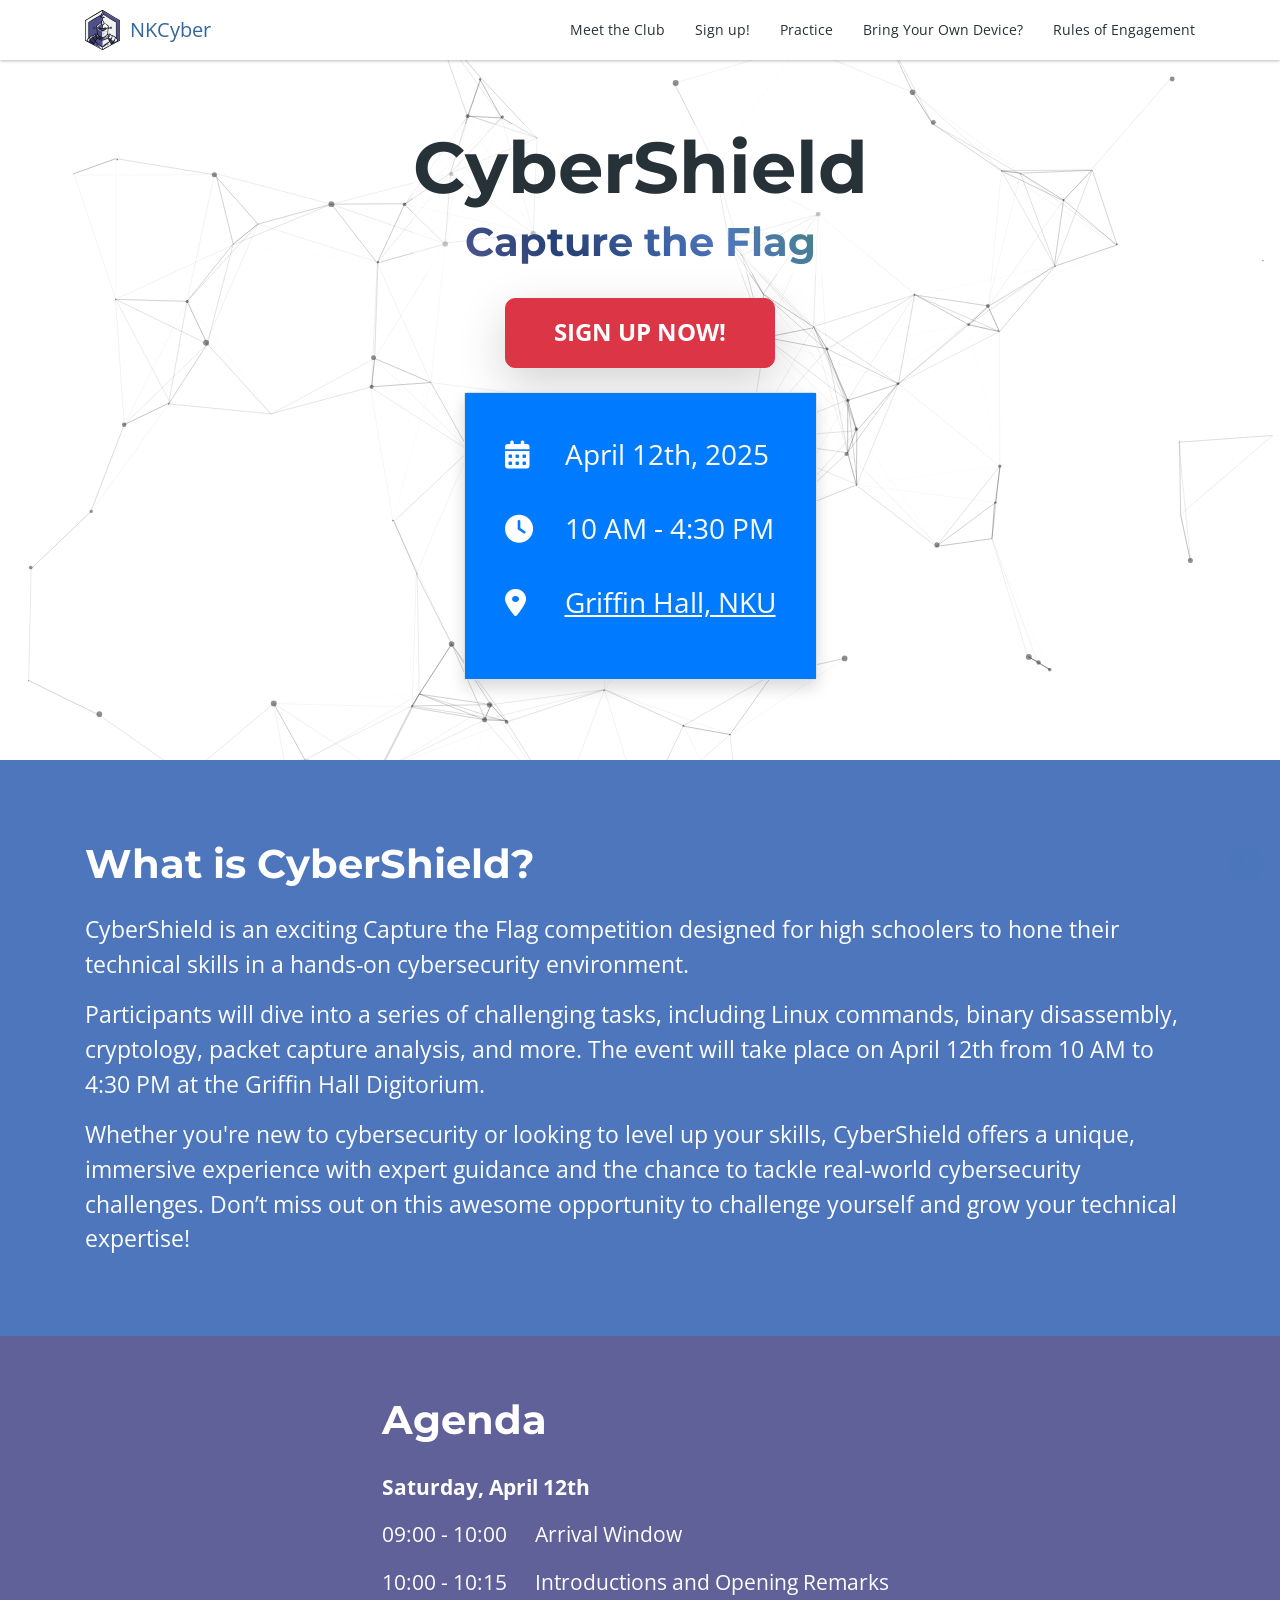
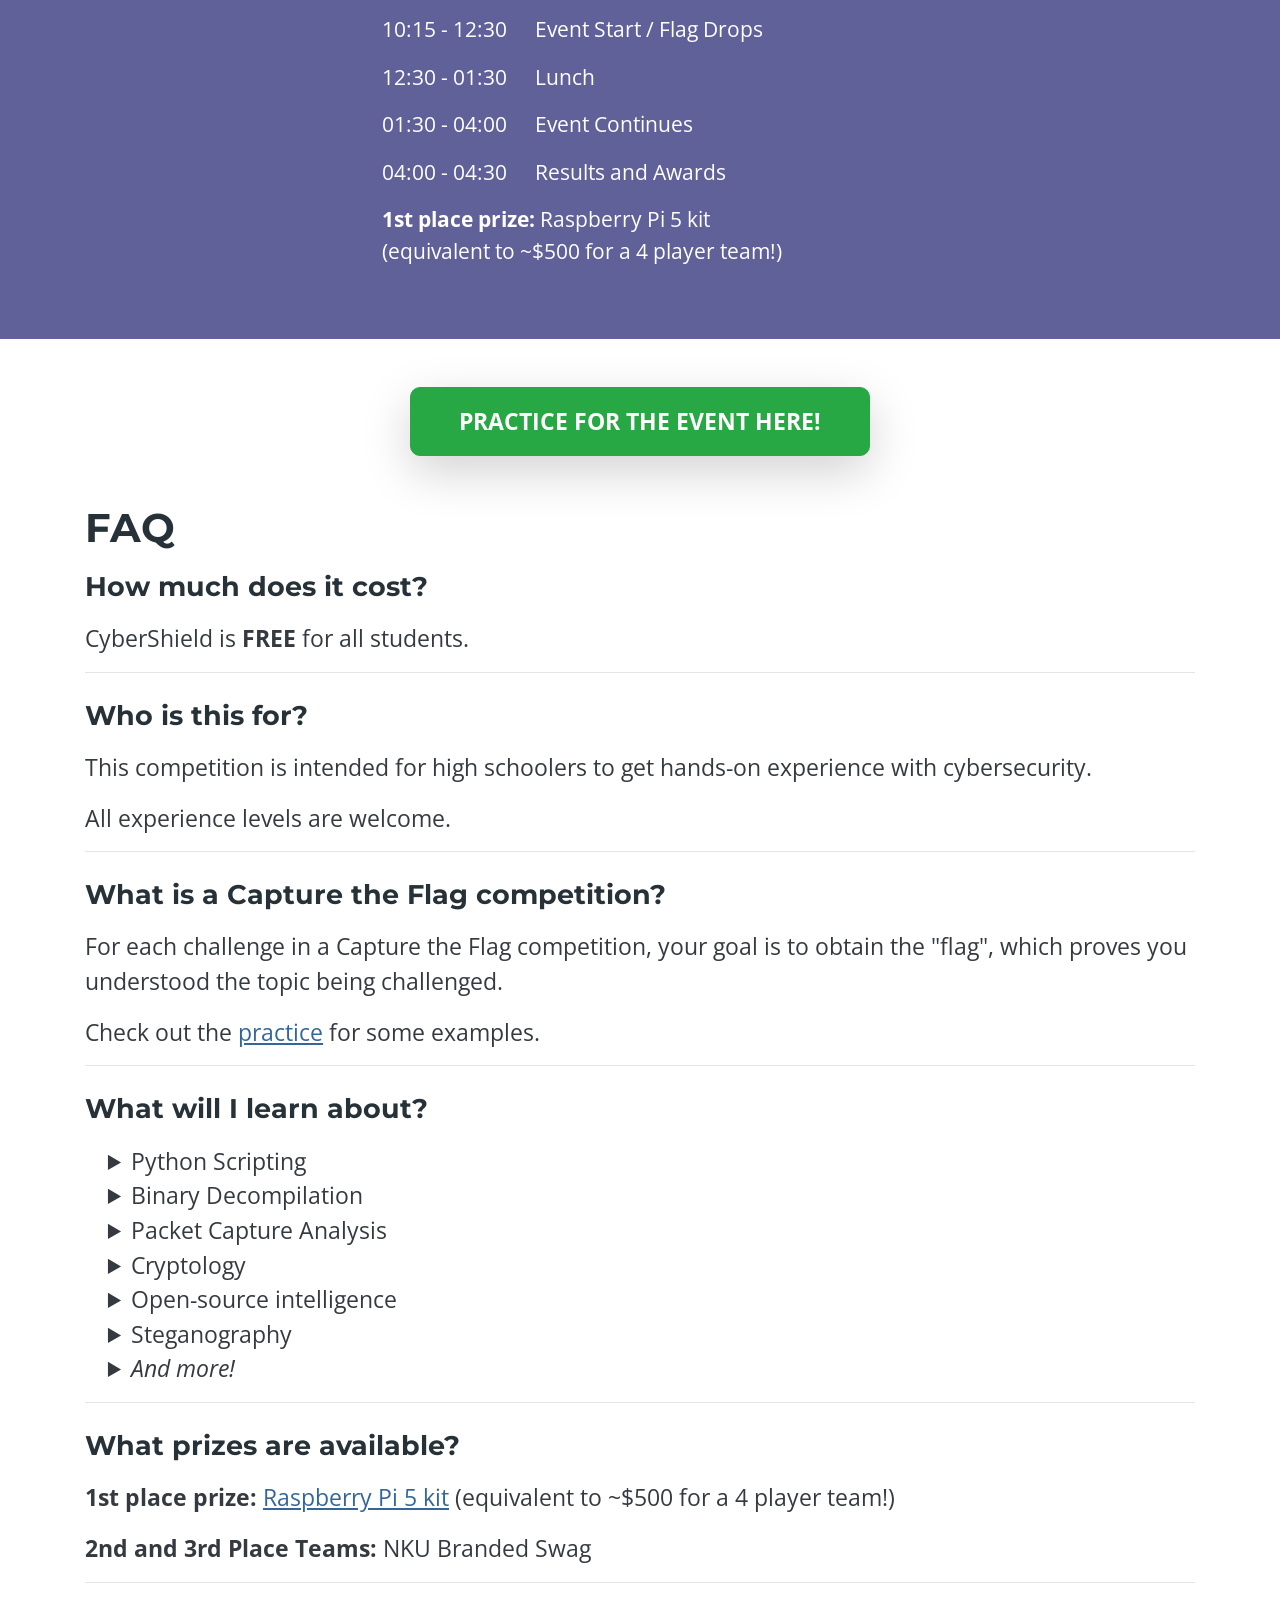
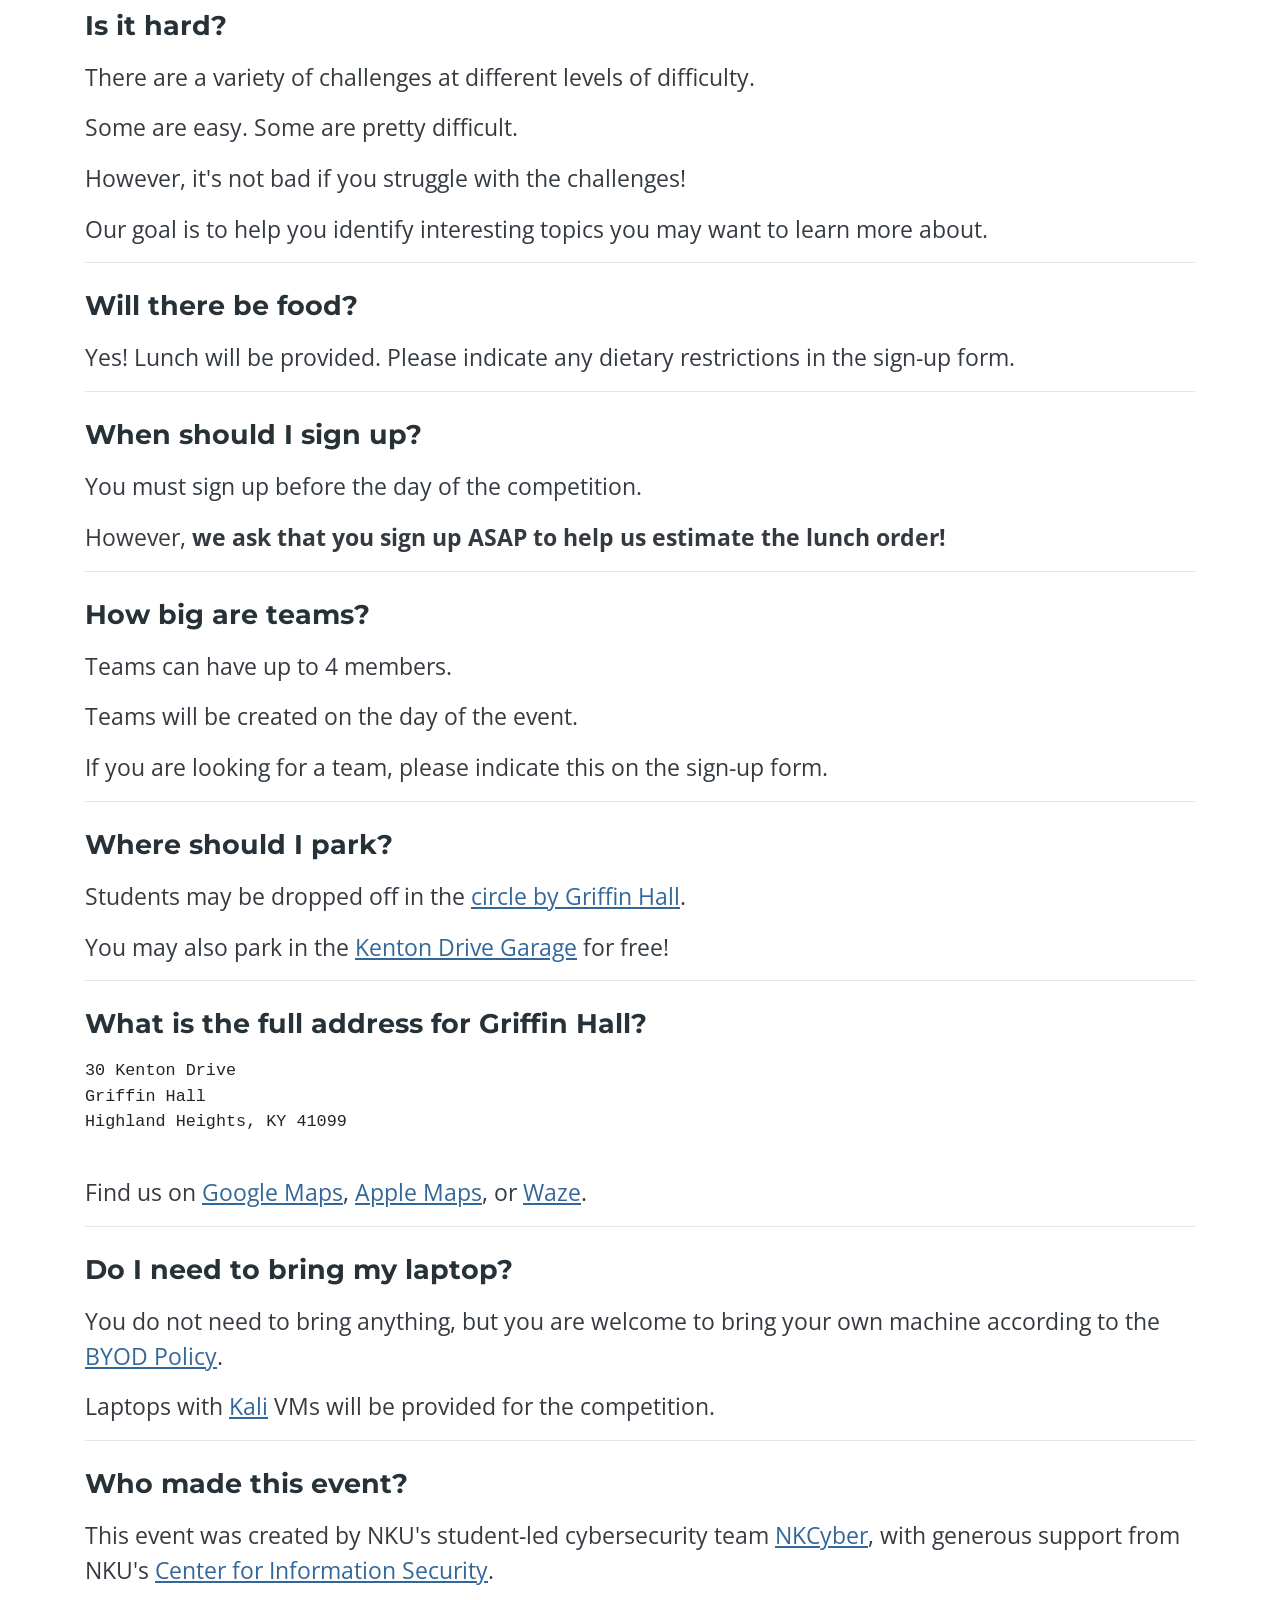
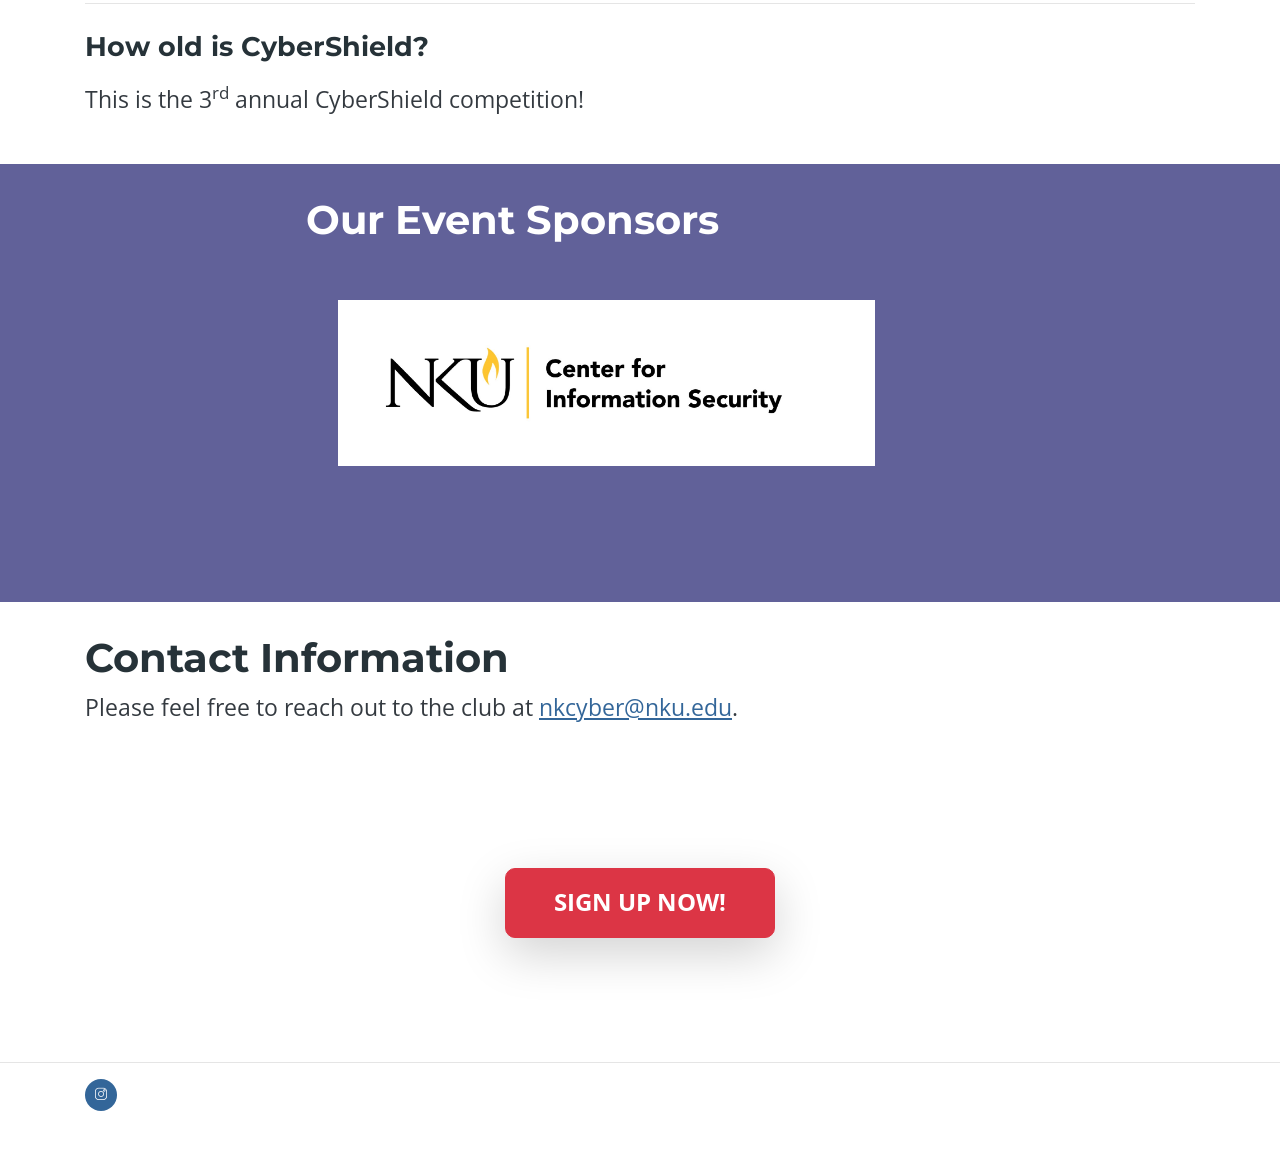
<file: index.html>
<!DOCTYPE html>
<html lang="en">

<head>
  <!-- Required meta tags -->
  <meta charset="utf-8">
  <meta name="viewport" content="width=device-width, initial-scale=1, shrink-to-fit=no">
  <meta name="keywords" content="Bootstrap, Landing page, Template, Registration, Landing">
  <meta name="viewport" content="width=device-width, initial-scale=1, maximum-scale=1">
  <meta name="author" content="Grayrids">
  <title>CyberShield - NKCyber</title>
  <link rel="icon" href="img/Actual_Imgs/mk.png">
  <link rel="stylesheet" href="https://cdnjs.cloudflare.com/ajax/libs/font-awesome/6.0.0/css/all.min.css">
  <script src="https://code.jquery.com/jquery-3.7.1.slim.min.js"
    integrity="sha256-kmHvs0B+OpCW5GVHUNjv9rOmY0IvSIRcf7zGUDTDQM8=" crossorigin="anonymous"></script>
  <script>
    $(function () {
      $("#navbar").load("sections/header.html");
    });
  </script>


  <!-- Bootstrap CSS -->
  <link rel="stylesheet" href="css/bootstrap.min.css">
  <link rel="stylesheet" href="css/line-icons.css">
  <link rel="stylesheet" href="css/owl.carousel.css">
  <link rel="stylesheet" href="css/owl.theme.css">
  <link rel="stylesheet" href="css/nivo-lightbox.css">
  <link rel="stylesheet" href="css/magnific-popup.css">
  <link rel="stylesheet" href="css/animate.css">
  <link rel="stylesheet" href="css/menu_sideslide.css">
  <link rel="stylesheet" href="css/main.css">
  <link rel="stylesheet" href="css/responsive.css">
</head>

<body>
  <!-- Header Section Start -->
  <header id="slider-area">
    <nav id="navbar" class="navbar navbar-expand-md fixed-top scrolling-navbar bg-white">
    </nav>
  </header>
  <!-- Header Section End -->

  <style>
    .action-button {
      border-radius: 10px;
      font-weight: bold;
      font-size: 1.7em;
    }

    .practice-button {
      font-weight: bold;
      border-radius: 10px;
      font-size: 1em;
      text-decoration: none !important;
    }


    .cyber-list li {
      list-style: disclosure-closed;
      margin-left: 2em;
    }

    .cyber-prose {
      color: white;
      font-size: 1.65em;
      line-height: 1.5em;
    }

    .cyber-prose a {
      text-decoration: underline;
    }

    h5 {
      font-size: 1.9em;
      line-height: 2em;
    }

    .gradient-text {
      background: linear-gradient(45deg, #616199, #264176, #4D76BD, #428966);
      -webkit-background-clip: text;
      -webkit-text-fill-color: transparent;
    }

    .title-name {
      font-weight: bolder;
    }

    /* You can adjust the size further for very small screens */
    @media (max-width: 576px) {
      .title-name {
        font-size: 13.5vw;
        /* Adjust to make it bigger on smaller screens, but avoid overflow */
      }

      #subtitle-slogan {
        font-size: 10vw;
      }
    }

    .larger-prose {
      font-size: 2em;
      line-height: 1.5em;
    }

    /* Particles.js */
    #particles-js canvas {
      display: block;
      -webkit-transform: scale(1);
      -ms-transform: scale(1);
      transform: scale(1);
      opacity: 1;
      -webkit-transition: opacity .8s ease, -webkit-transform 1.4s ease;
      transition: opacity .8s ease, transform 1.4s ease
    }

    #particles-js {
      width: 100%;
      height: 100%;
      position: fixed;
      z-index: -10;
      top: 0;
      left: 0
    }

    .title-area {
      background-color: RGBA(255, 255, 255, .5);
      width: fit-content;
    }

    .title-container {
      width: 100%;
    }

    pre {
      font-size: 1.2em;
    }

    #agenda {
      font-size: 1.5em;
    }

    #agenda .agenda-title {
      font-size: 1.7em;
      font-weight: bold;
    }

    .balanced-wrap {
      text-wrap: balance;
    }
  </style>

  <br>

  <section class="section mt-4">
    <div id="particles-js"></div>

    <div class="title-container d-flex align-items-center justify-content-center">
      <div class="title-area">
        <h1 class="display-3 fw-bolder text-center title-name">CyberShield</h1>
        <h2 class="gradient-text text-dark text-center" id="subtitle-slogan">Capture the Flag</h2>
      </div>
    </div>

    <div class="text-center mt-4">
      <a href="https://forms.gle/PnaaKvGCkZdkTHrD8" target="_blank"
        class="btn px-5 py-3 shadow-lg btn-danger text-white action-button">
        Sign up now!
      </a>
    </div>


    <div class="container">
      <div class="row justify-content-center mt-4">
        <div class="card shadow">
          <div class="card-body bg-primary text-white p-4">
            <table class="table table-borderless text-white">
              <tbody>
                <tr>
                  <td class="p-3 text-white larger-prose"><i class="fas fa-calendar-alt"></i></td>
                  <td class="p-3 text-white larger-prose">April 12th, 2025</td>
                </tr>
                <tr>
                  <td class="p-3 text-white larger-prose"><i class="fas fa-clock"></i></td>
                  <td class="p-3 text-white larger-prose">10 AM - 4:30 PM</td>
                </tr>
                <tr>
                  <td class="p-3 text-white larger-prose"><i class="fas fa-map-marker-alt"></i></td>
                  <td class="p-3 text-white larger-prose">
                    <u>

                      <a href="https://maps.app.goo.gl/QuvY9MnFZMQNgCTP8" target="_blank" rel="noopener noreferrer"
                        class="text-white">
                        Griffin Hall, NKU
                      </a>
                    </u>
                  </td>
                </tr>
              </tbody>
            </table>
          </div>
        </div>
      </div>
  </section>

  <!-- Join section -->
  <section id="time" class="section" style="background-color: #4D76BD">
    <div class="container">
      <h2 class="text-white mb-4">
        What is CyberShield?
      </h2>
      <p class="cyber-prose mb-3">
        CyberShield is an exciting Capture the Flag competition designed for high schoolers to hone their technical
        skills in a hands-on cybersecurity environment.
      </p>
      <p class="cyber-prose mb-3">
        Participants will dive into a series of challenging tasks, including Linux commands, binary disassembly,
        cryptology, packet capture analysis, and more. The event will take place on April 12th from 10 AM to 4:30 PM at
        the
        Griffin Hall Digitorium.
      </p>
      <p class="cyber-prose">
        Whether you're new to cybersecurity or looking to level up your skills,
        CyberShield offers a unique, immersive experience with expert guidance and the chance to tackle real-world
        cybersecurity challenges. Don’t miss out on this awesome opportunity to challenge yourself and grow your
        technical expertise!
      </p>
    </div>

  </section>


  <section id="agenda" class="section py-5" style="background-color: #616199;">
    <div class="container">
      <div class="row justify-content-center">
        <div class="col-lg-6">
          <table class="table table-borderless text-white" style="border-collapse: collapse; text-align: left;">
            <thead>
              <tr>
                <th colspan="2" class="agenda-title">
                  <h2 class="text-white">Agenda</h2>
                </th>
              </tr>
            </thead>
            <tbody>
              <tr>
                <th colspan="2" class="py-2 fs-5" class="agenda-date">Saturday, April 12th</th>
              </tr>
              <tr>
                <td class="py-2">09:00 - 10:00</td>
                <td class="py-2">Arrival Window</td>
              </tr>
              <tr>
                <td class="py-2">10:00 - 10:15</td>
                <td class="py-2">Introductions and Opening Remarks</td>
              </tr>
              <tr>
                <td class="py-2">10:15 - 12:30</td>
                <td class="py-2">Event Start / Flag Drops</td>
              </tr>
              <tr>
                <td class="py-2">12:30 - 01:30</td>
                <td class="py-2">Lunch</td>
              </tr>
              <tr>
                <td class="py-2">01:30 - 04:00</td>
                <td class="py-2">Event Continues</td>
              </tr>
              <tr>
                <td class="py-2">04:00 - 04:30</td>
                <td class="py-2">Results and Awards</td>
              </tr>
              <tr>
                <td class="py-2" colspan="2">
                  <div>
                    <b> 1st place prize: </b>
                    <a href="https://www.amazon.com/RasTech-Raspberry-Active-Cooler-Readers/dp/B0D2WYFS23"
                      target="_blank" class="text-white text-decoration-underline">
                      Raspberry Pi 5 kit
                    </a>
                  </div>
                  (equivalent to ~$500 for a 4 player team!)
                </td>
              </tr>
            </tbody>
          </table>
        </div>
      </div>
    </div>
  </section>



  <section id="faq" style="background-color: white;">
    <div class="container text-center pt-5 pb-5">
      <p class="cyber-prose text-dark">
        <strong>
          <a href="/practice.html" class="btn px-5 py-3 shadow-lg btn-success text-white practice-button balanced-wrap">
            Practice for the event here!
          </a>
        </strong>
      </p>
    </div>
    <div class="container">
      <h2>
        FAQ
      </h2>
      <h5>How much does it cost?</h5>
      <p class="cyber-prose text-dark mb-3">
        CyberShield is <strong>FREE</strong> for all students.
      </p>
      <hr />

      <h5>Who is this for?</h5>
      <p class="cyber-prose text-dark mb-3">
        This competition is intended for high schoolers to get hands-on experience with cybersecurity.
      </p>
      <p class="cyber-prose text-dark mb-3">
        All experience levels are welcome.
      </p>
      <hr />

      <h5>What is a Capture the Flag competition?</h5>
      <p class="cyber-prose text-dark mb-3">
        For each challenge in a Capture the Flag competition, your goal is to obtain the
        "flag", which proves you understood the topic being challenged.
      </p>
      <p class="cyber-prose text-dark mb-3">
        Check out the <a href="/practice.html">practice</a> for some examples.
      </p>
      <hr />

      <h5>What will I learn about?</h5>
      <div class="mb-3">
        <ul class="cyber-list">
          <li class="cyber-prose text-dark">Python Scripting</li>
          <li class="cyber-prose text-dark">Binary Decompilation</li>
          <li class="cyber-prose text-dark">Packet Capture Analysis</li>
          <li class="cyber-prose text-dark">Cryptology</li>
          <li class="cyber-prose text-dark">Open-source intelligence</li>
          <li class="cyber-prose text-dark">Steganography</li>
          <li class="cyber-prose text-dark"><i>And more!</i></li>
        </ul>
      </div>
      <hr />

      <h5>What prizes are available?</h5>
      <div class="mb-3">
        <p class="cyber-prose text-dark mb-3">
          <b> 1st place prize: </b>
          <a href="https://www.amazon.com/RasTech-Raspberry-Active-Cooler-Readers/dp/B0D2WYFS23" target="_blank">
            Raspberry Pi 5 kit</a>
          (equivalent to ~$500 for a 4 player team!)
        </p>
        <p class="cyber-prose text-dark mb-3">
          <b> 2nd and 3rd Place Teams: </b>
          NKU Branded Swag
        </p>
      </div>
      <hr />

      <h5>Is it hard?</h5>
      <p class="cyber-prose text-dark mb-3">
        There are a variety of challenges at different levels of difficulty.
      </p>
      <p class="cyber-prose text-dark mb-3">
        Some are easy. Some are pretty difficult.
      </p>
      <p class="cyber-prose text-dark mb-3">
        However, it's not bad if you struggle with the challenges!
      </p>
      <p class="cyber-prose text-dark mb-3">
        Our goal is to help you identify interesting topics you may want to learn more about.
      </p>
      <hr />

      <h5>Will there be food?</h5>
      <p class="cyber-prose text-dark mb-3">
        Yes! Lunch will be provided. Please indicate any dietary restrictions in the sign-up form.
      </p>
      <hr />

      <h5>When should I sign up?</h5>
      <p class="cyber-prose text-dark mb-3">
        You must sign up before the day of the competition.
      </p>
      <p class="cyber-prose text-dark mb-3">
        However,
        <strong>
          we ask that you sign up ASAP to help us estimate the lunch order!
        </strong>
      </p>
      <hr />

      <h5>How big are teams?</h5>
      <p class="cyber-prose text-dark mb-3">
        Teams can have up to 4 members.
      </p>
      <p class="cyber-prose text-dark mb-3">
        Teams will be created on the day of the event.
      </p>
      <p class="cyber-prose text-dark mb-3">
        If you are looking for a team, please indicate this on the sign-up form.
      </p>
      <hr />

      <h5>Where should I park?</h5>
      <p class="cyber-prose text-dark mb-3">
        Students may be dropped off in the <a href="https://maps.app.goo.gl/DTcMDsibh4ex5bgQ6" target="_blank">circle by
          Griffin Hall</a>.
      </p>
      <p class="cyber-prose text-dark mb-3">
        You may also park in the <a href="https://maps.app.goo.gl/Ak6WB1QMEYhyxF9LA" target="_blank">Kenton Drive
          Garage</a> for free!
      </p>
      <hr />

      <h5>What is the full address for Griffin Hall?</h5>
      <pre>30 Kenton Drive
Griffin Hall
Highland Heights, KY 41099
      </pre>
      <p class="cyber-prose text-dark mb-3">
        Find us on
        <a href="https://maps.app.goo.gl/QuvY9MnFZMQNgCTP8" target="_blank" rel="noopener noreferrer">
          Google Maps</a>,
        <a href="https://beta.maps.apple.com/?auid=13414738785171784933" target="_blank" rel="noopener noreferrer">Apple
          Maps</a>, or <a href="https://ul.waze.com/ul?ll=39.03043486%2C-84.46652770&navigate=yes&zoom=17"
          target="_blank" rel="noopener noreferrer">Waze</a>.
      </p>
      <hr />

      <h5>Do I need to bring my laptop?</h5>
      <p class="cyber-prose text-dark mb-3">
        You do not need to bring anything, but you are welcome to bring your own machine according to the <a
          href="./byod.html">BYOD Policy</a>.
      </p>
      <p class="cyber-prose text-dark mb-3">
        Laptops with <a href="https://en.wikipedia.org/wiki/Kali_Linux" target="_blank">Kali</a> VMs will be provided
        for the competition.
      </p>
      <hr />

      <h5>Who made this event?</h5>
      <p class="cyber-prose text-dark mb-3">
        This event was created by NKU's student-led cybersecurity team <a href="https://www.nkcyber.org"
          target="_blank">NKCyber</a>, with generous support from NKU's <a
          href="https://www.nku.edu/academics/informatics/centers/cis.html" target="_blank">Center for Information
          Security</a>.
      </p>
      <hr />

      <h5>How old is CyberShield?</h5>
      <p class="cyber-prose text-dark pb-5">
        This is the 3<sup>rd</sup> annual CyberShield competition!
      </p>
    </div>
  </section>

  <!-- Sponsor Section-->
  <section id="sponsor" class="section pt-2" style="background-color: #616199;">
    <div class="container mt-2">
      <div class="row justify-content-center m-4">
        <div class="d-flex  justify-content-center">
          <ul>
            <h2 class="text-white mb-4">
              Our Event Sponsors
            </h2>
            <img src="img/Actual_Imgs/thumbnail_NKU_CIS_LOGO.jpg"
              alt="Sponsor Image of NKU Center of Information Security"
              style=" padding: 2rem; max-width: 90%; max-height:250px ;"> </img>
          </ul>
        </div>
      </div>
    </div>

  </section>
  <section id="contact" class="section pt-2">
    <div class=" container mt-4">
      <h2>
        Contact Information
      </h2>
      <p class="cyber-prose text-dark mb-3">
        Please feel free to reach out to the club at
        <a href="mailto:nkcyber@nku.edu">nkcyber@nku.edu</a>.
      </p>
    </div>
  </section>

  <section>
    <div class="container text-center mt-5">
      <a href="https://forms.gle/PnaaKvGCkZdkTHrD8" target="_blank"
        class="btn px-5 py-3 shadow-lg btn-danger text-white action-button mb-5">
        Sign up now!
      </a>
    </div>
  </section>

  <!-- Footer Section Start -->
  <footer>
    <section class="footer-Content">
      <hr>
      <div class="container">
        <div class="row">
          <div class="col-4">
            <ul class="footer-social">
              <li><a class="Instagram" href="https://www.instagram.com/nkcyber_social/"><i
                    class="lni-instagram"></i></a></li>
            </ul>
          </div>
        </div>
      </div>
    </section>
  </footer>
  <!-- Footer Section End -->

  <!-- Go To Top Link -->
  <a href="#" class="back-to-top">
    <i class="lni-arrow-up"></i>
  </a>

  <div id="loader">
    <div class="spinner">
      <div class="double-bounce1"></div>
      <div class="double-bounce2"></div>
    </div>
  </div>

  <!-- jQuery first, then Tether, then Bootstrap JS. -->
  <script src="js/jquery-min.js"></script>
  <script src="js/popper.min.js"></script>
  <script src="js/bootstrap.min.js"></script>
  <script src="js/classie.js"></script>
  <script src="js/jquery.mixitup.js"></script>
  <script src="js/nivo-lightbox.js"></script>
  <script src="js/owl.carousel.js"></script>
  <script src="js/jquery.stellar.min.js"></script>
  <script src="js/jquery.nav.js"></script>
  <script src="js/scrolling-nav.js"></script>
  <script src="js/jquery.easing.min.js"></script>
  <script src="js/wow.js"></script>
  <script src="js/jquery.vide.js"></script>
  <script src="js/jquery.counterup.min.js"></script>
  <script src="js/jquery.magnific-popup.min.js"></script>
  <script src="js/waypoints.min.js"></script>
  <script src="js/form-validator.min.js"></script>
  <script src="js/contact-form-script.js"></script>
  <script src="js/main.js"></script>
  <!-- particles.js for animated background -->
  <script src="js/particles.min.js"></script>
  <script>
    /* particlesJS.load(@dom-id, @path-json, @callback (optional)); */
    particlesJS.load('particles-js', 'assets/particles.json', function () {
      console.log('callback - particles.js config loaded');
    });
  </script>

</body>

</html>
</file>
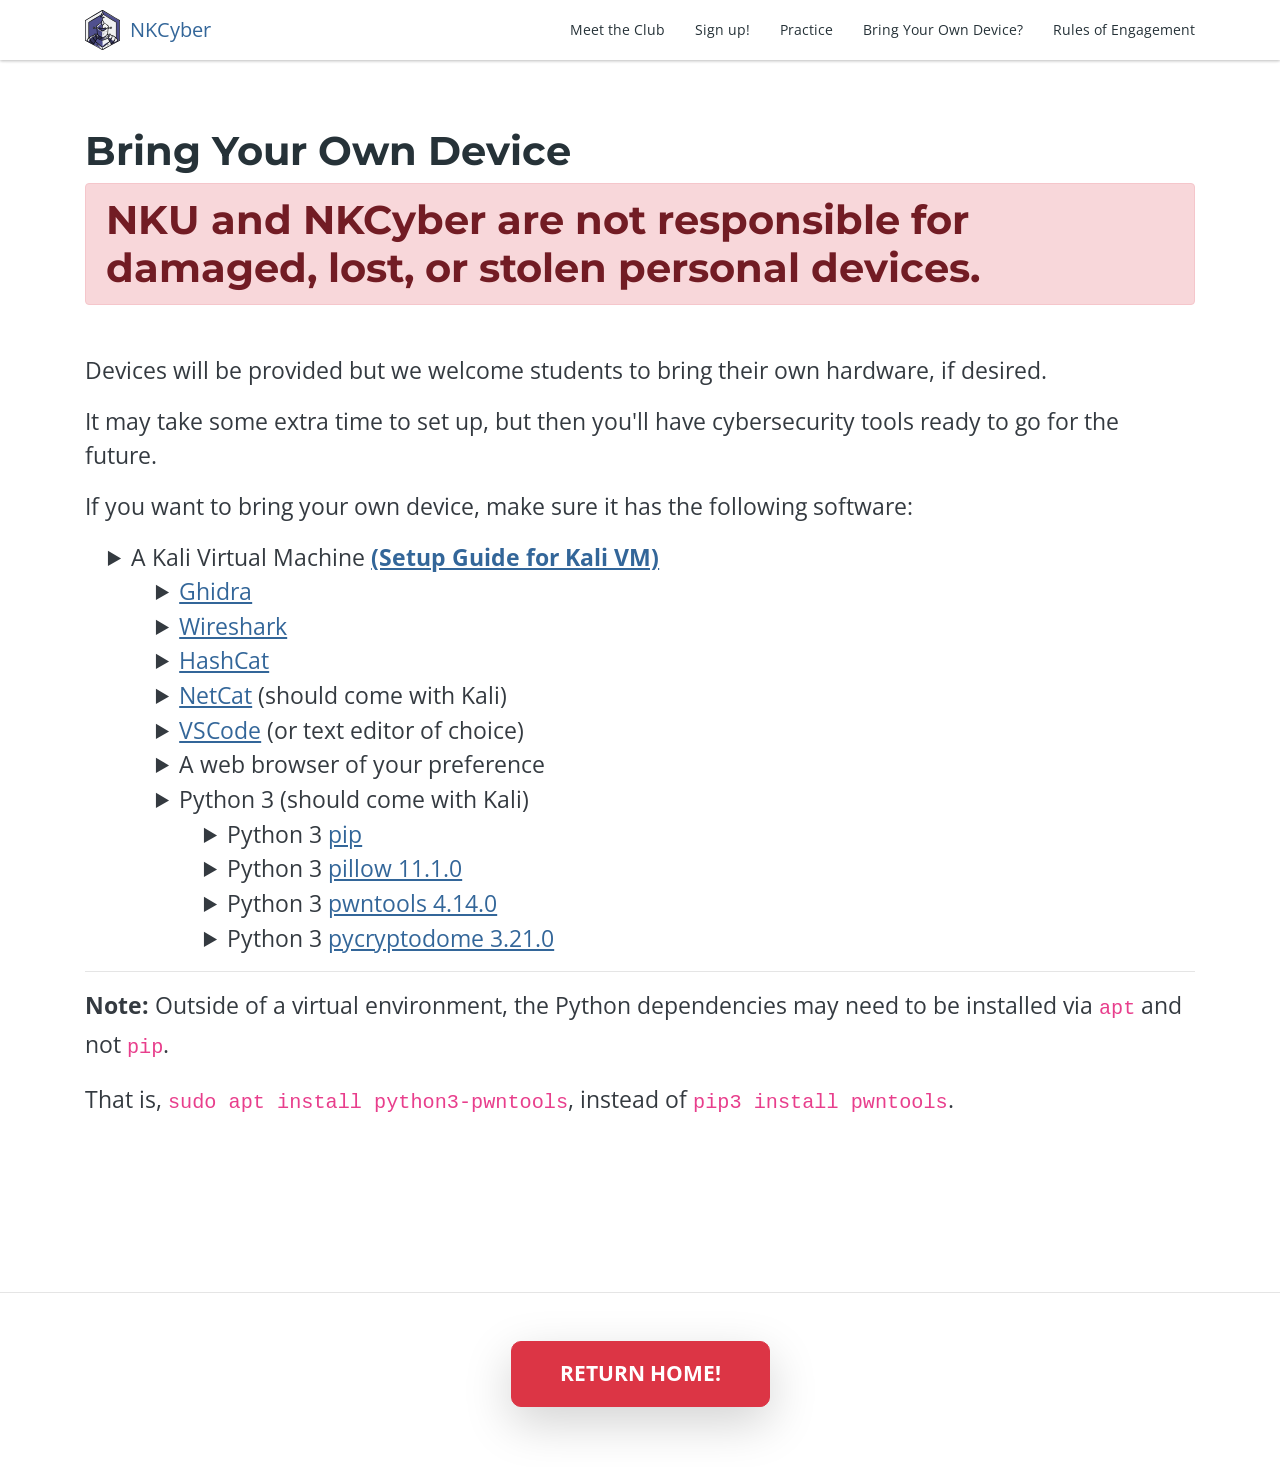
<file: byod.html>
<!DOCTYPE html>
<html lang="en">

<head>
  <!-- Required meta tags -->
  <meta charset="utf-8">
  <meta name="viewport" content="width=device-width, initial-scale=1, shrink-to-fit=no">
  <meta name="keywords" content="Bootstrap, Landing page, Template, Registration, Landing">
  <meta name="viewport" content="width=device-width, initial-scale=1, maximum-scale=1">
  <meta name="author" content="Grayrids">
  <title>CyberShield - NKCyber</title>
  <link rel="icon" href="img/Actual_Imgs/mk.png">
  <link rel="stylesheet" href="https://cdnjs.cloudflare.com/ajax/libs/font-awesome/6.0.0/css/all.min.css">
  <script src="https://code.jquery.com/jquery-3.7.1.slim.min.js"
    integrity="sha256-kmHvs0B+OpCW5GVHUNjv9rOmY0IvSIRcf7zGUDTDQM8=" crossorigin="anonymous"></script>
  <script>
    $(function () {
      $("#navbar").load("sections/header.html");
    });
  </script>


  <!-- Bootstrap CSS -->
  <link rel="stylesheet" href="css/bootstrap.min.css">
  <link rel="stylesheet" href="css/line-icons.css">
  <link rel="stylesheet" href="css/owl.carousel.css">
  <link rel="stylesheet" href="css/owl.theme.css">
  <link rel="stylesheet" href="css/nivo-lightbox.css">
  <link rel="stylesheet" href="css/magnific-popup.css">
  <link rel="stylesheet" href="css/animate.css">
  <link rel="stylesheet" href="css/menu_sideslide.css">
  <link rel="stylesheet" href="css/main.css">
  <link rel="stylesheet" href="css/responsive.css">
</head>

<body>
  <!-- Header Section Start -->
  <header id="slider-area">
    <nav id="navbar" class="navbar navbar-expand-md fixed-top scrolling-navbar bg-white">
    </nav>
  </header>
  <!-- Header Section End -->

  <style>
    .action-button {
      border-radius: 10px;
      font-weight: bold;
      font-size: 1.5em;
    }

    .cyber-list li {
      list-style: disclosure-closed;
      margin-left: 2em;
    }

    .cyber-prose {
      color: white;
      font-size: 1.65em;
      line-height: 1.5em;
    }

    form {
      font-size: 1.65em;
      color: black;
      border: 1px solid rgba(219, 219, 219);
      padding: 1em;
      width: fit-content;
    }

    .cyber-prose a {
      text-decoration: underline;
    }

    h5 {
      font-size: 1.9em;
      line-height: 2em;
    }

    .gradient-text {
      background: linear-gradient(45deg, #616199, #264176, #4D76BD, #428966);
      -webkit-background-clip: text;
      -webkit-text-fill-color: transparent;
    }

    .title-name {
      font-weight: bolder;
    }

    /* You can adjust the size further for very small screens */
    @media (max-width: 576px) {
      .title-name {
        font-size: 13.5vw;
        /* Adjust to make it bigger on smaller screens, but avoid overflow */
      }

      #subtitle-slogan {
        font-size: 10vw;
      }
    }

    .larger-prose {
      font-size: 2em;
      line-height: 1.5em;
    }

    .title-area {
      background-color: RGBA(255, 255, 255, .5);
    }

    pre {
      font-size: 1.2em;
    }
  </style>


  <section class="section">
    <div class="container mt-5">
      <h1>Bring Your Own Device</h1>
      <h2 class="alert alert-danger">NKU and NKCyber are not responsible for damaged, lost, or stolen personal devices.
      </h2>
    </div>
    <div class="container mt-5">
      <div class="cyber-prose text-dark mb-3">
        Devices will be provided but we welcome students to bring their own hardware, if desired.
      </div>
      <div class="cyber-prose text-dark mb-3">
        It may take some extra time to set up, but then you'll have cybersecurity tools ready to go for the future.
      </div>
      <div class="cyber-prose text-dark mb-3">
        If you want to bring your own device, make sure it has the following software:
      </div>
      <div>
        <div class="mb-3">
          <ul class="cyber-list">
            <li class="cyber-prose text-dark">
              A Kali Virtual Machine <strong><a target="_blank"
                  href="https://phoenixnap.com/kb/how-to-install-kali-linux-on-virtualbox">(Setup Guide for Kali VM)
                </a></strong>
            </li>
            <ul class="ml-5">
              <li class="cyber-prose text-dark">
                <a href="https://ghidra-sre.org/" target="_blank" rel="noopener noreferrer">Ghidra</a>
              </li>
              <li class="cyber-prose text-dark">
                <a href="https://www.kali.org/tools/wireshark/#wireshark" target="_blank"
                  rel="noopener noreferrer">Wireshark</a>
              </li>
              <li class="cyber-prose text-dark">
                <a href="https://www.kali.org/tools/hashcat/" target="_blank" rel="noopener noreferrer">HashCat</a>
              </li>
              <li class="cyber-prose text-dark">
                <a href="https://phoenixnap.com/kb/nc-command" target="_blank" rel="noopener noreferrer">NetCat</a>
                (should come with Kali)
              </li>
              <li class="cyber-prose text-dark">
                <a href="https://code.visualstudio.com/docs/setup/linux" target="_blank"
                  rel="noopener noreferrer">VSCode</a>
                (or text editor of choice)
              </li>
              <li class="cyber-prose text-dark">
                A web browser of your preference
              </li>
              <li class="cyber-prose text-dark">
                Python 3 (should come with Kali)
              </li>
              <ul class="ml-5">
                <li class="cyber-prose text-dark">
                  Python 3
                  <a href="https://www.kali.org/tools/python-pip/" target="_blank" rel="noopener noreferrer">
                    pip
                  </a>
                </li>
                <li class="cyber-prose text-dark">
                  Python 3 <a href="https://pypi.org/project/pillow/" target="_blank" rel="noopener noreferrer">pillow
                    11.1.0</a>
                </li>
                <li class="cyber-prose text-dark">
                  Python 3 <a href="https://pypi.org/project/pwntools/" target="_blank"
                    rel="noopener noreferrer">pwntools
                    4.14.0</a>
                </li>
                <li class="cyber-prose text-dark">
                  Python 3 <a href="https://pypi.org/project/pycryptodome/" target="_blank"
                    rel="noopener noreferrer">pycryptodome 3.21.0</a>
                </li>
              </ul>
            </ul>
          </ul>
        </div>
        <hr />
        <div class="cyber-prose text-dark mb-3">
          <strong>Note:</strong>
          Outside of a virtual environment, the Python dependencies may need to be installed via
          <code>apt</code> and not <code>pip</code>.
        </div>
        <div class="cyber-prose text-dark mb-3">
          That is, <code>sudo apt install python3-pwntools</code>, instead of <code>pip3 install pwntools</code>.
        </div>
      </div>
    </div>
  </section>

  <!-- Footer Section Start -->
  <footer>
    <!-- Footer Area Start -->
    <section class="footer-Content">
      <hr>
      <div class="container">
        <div class="container text-center mt-5">
          <a href="/" class="btn px-5 py-3 shadow-lg btn-danger text-white action-button">
            Return Home!
          </a>
        </div>
      </div>
    </section>
    <!-- Footer area End -->

  </footer>
  <!-- Footer Section End -->

  <div id="loader">
    <div class="spinner">
      <div class="double-bounce1"></div>
      <div class="double-bounce2"></div>
    </div>
  </div>

  <!-- jQuery first, then Tether, then Bootstrap JS. -->
  <script src="js/jquery-min.js"></script>
  <script src="js/popper.min.js"></script>
  <script src="js/bootstrap.min.js"></script>
  <script src="js/classie.js"></script>
  <script src="js/jquery.mixitup.js"></script>
  <script src="js/nivo-lightbox.js"></script>
  <script src="js/owl.carousel.js"></script>
  <script src="js/jquery.stellar.min.js"></script>
  <script src="js/jquery.nav.js"></script>
  <script src="js/scrolling-nav.js"></script>
  <script src="js/jquery.easing.min.js"></script>
  <script src="js/wow.js"></script>
  <script src="js/jquery.vide.js"></script>
  <script src="js/jquery.counterup.min.js"></script>
  <script src="js/jquery.magnific-popup.min.js"></script>
  <script src="js/waypoints.min.js"></script>
  <script src="js/form-validator.min.js"></script>
  <script src="js/contact-form-script.js"></script>
  <script src="js/main.js"></script>
</body>

</html>
</file>
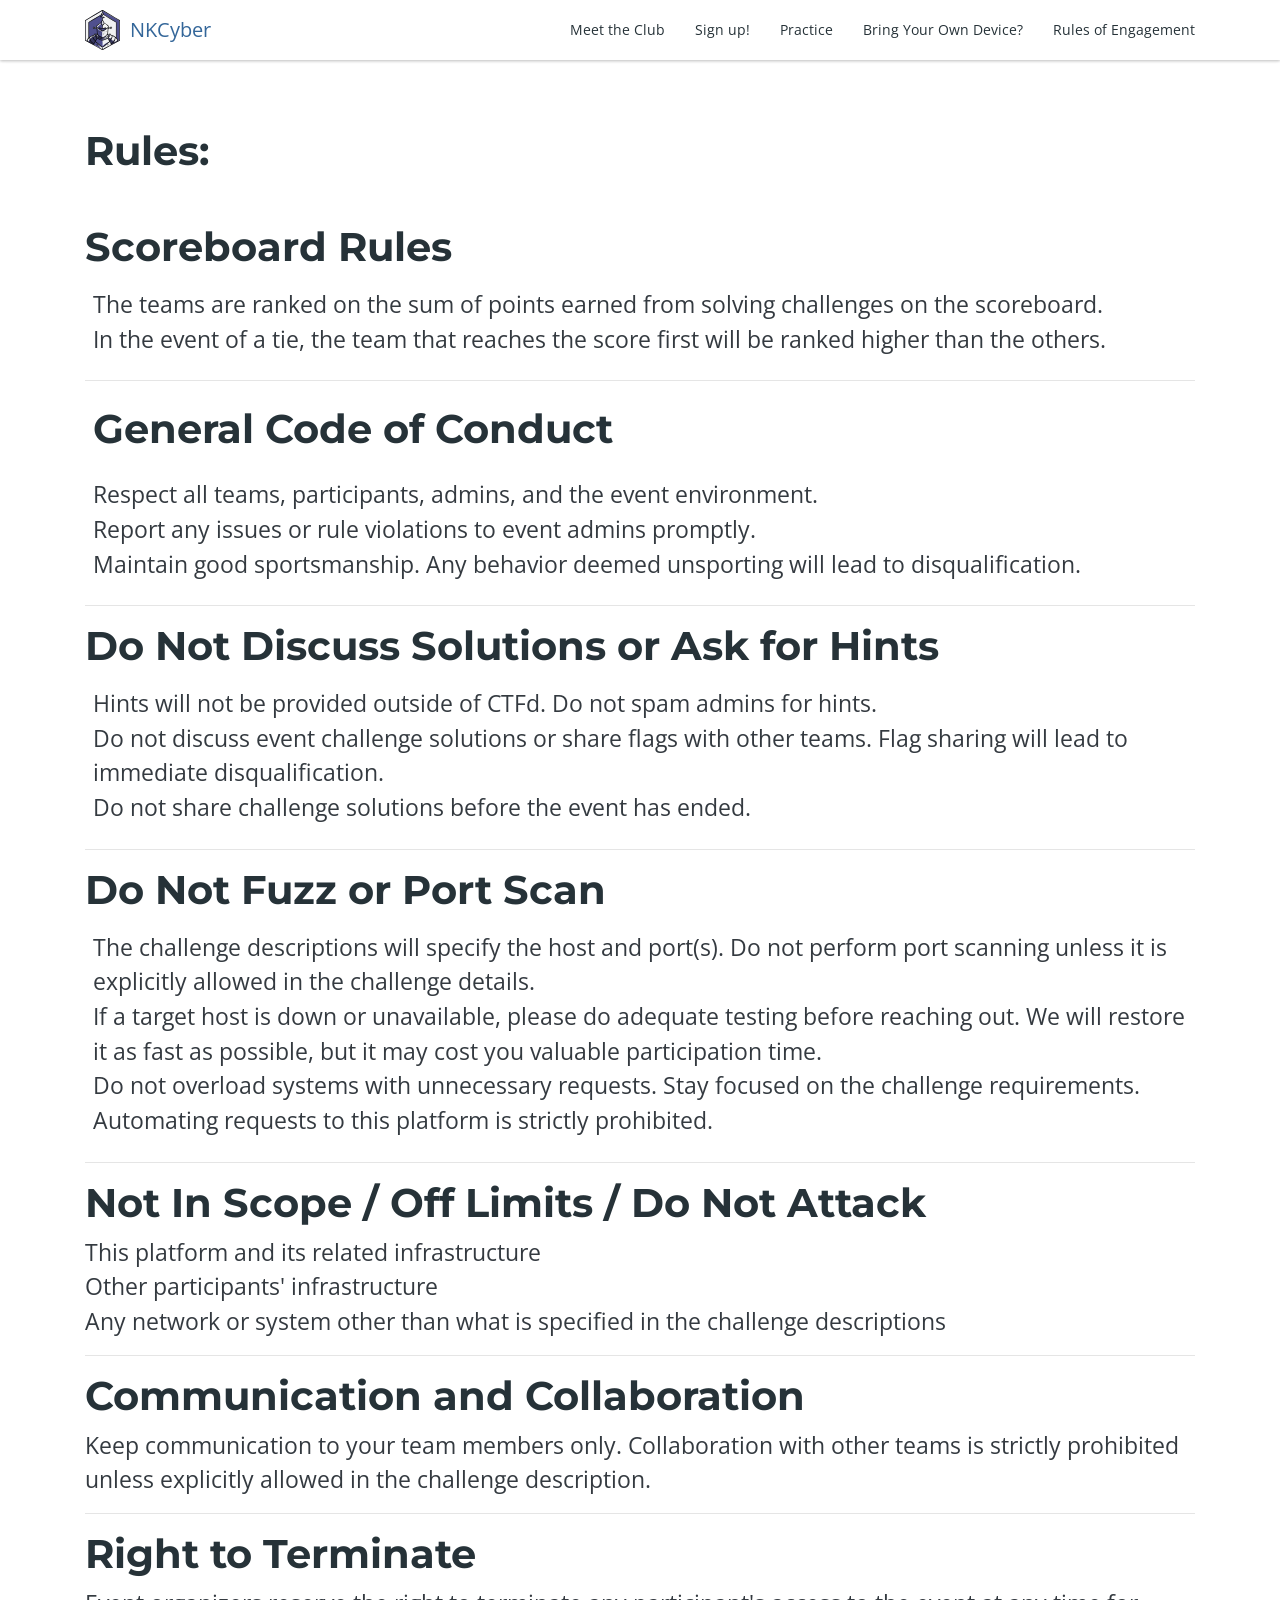
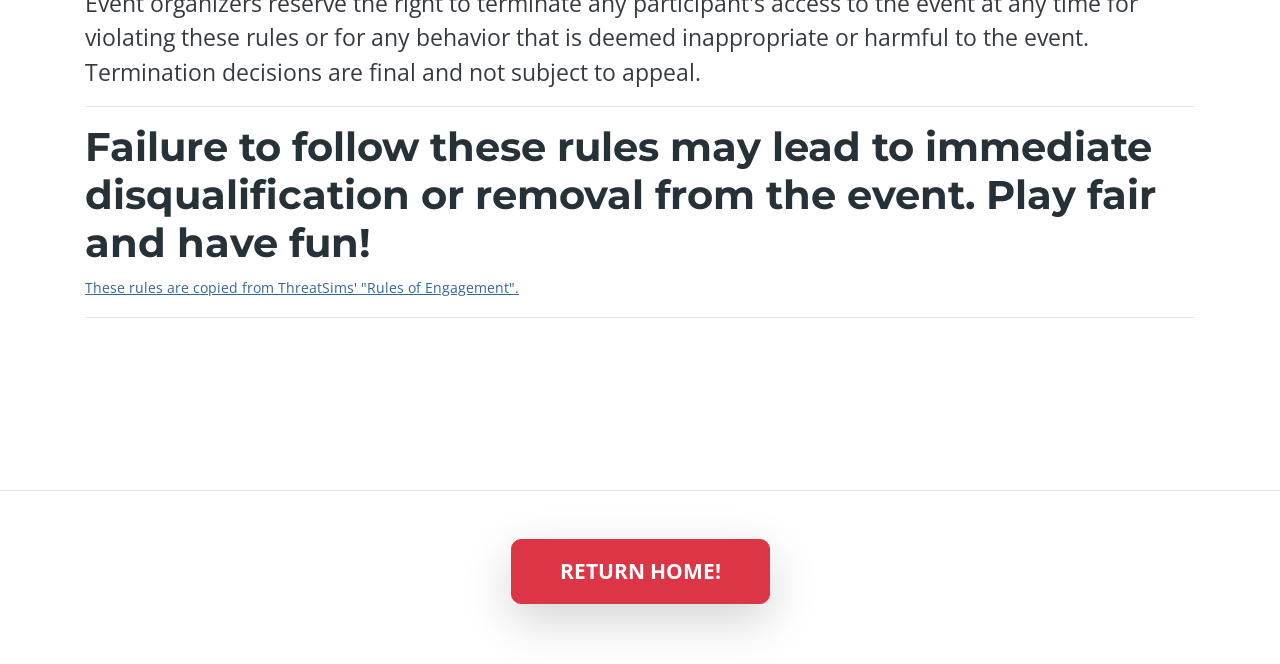
<file: rules.html>
<!DOCTYPE html>
<html lang="en">

<head>
  <!-- Required meta tags -->
  <meta charset="utf-8">
  <meta name="viewport" content="width=device-width, initial-scale=1, shrink-to-fit=no">
  <meta name="keywords" content="Bootstrap, Landing page, Template, Registration, Landing">
  <meta name="viewport" content="width=device-width, initial-scale=1, maximum-scale=1">
  <meta name="author" content="Grayrids">
  <title>CyberShield - NKCyber</title>
  <link rel="icon" href="img/Actual_Imgs/mk.png">
  <link rel="stylesheet" href="https://cdnjs.cloudflare.com/ajax/libs/font-awesome/6.0.0/css/all.min.css">
  <script src="https://code.jquery.com/jquery-3.7.1.slim.min.js"
    integrity="sha256-kmHvs0B+OpCW5GVHUNjv9rOmY0IvSIRcf7zGUDTDQM8=" crossorigin="anonymous"></script>
  <script>
    $(function () {
      $("#navbar").load("sections/header.html");
    });
  </script>


  <!-- Bootstrap CSS -->
  <link rel="stylesheet" href="css/bootstrap.min.css">
  <link rel="stylesheet" href="css/line-icons.css">
  <link rel="stylesheet" href="css/owl.carousel.css">
  <link rel="stylesheet" href="css/owl.theme.css">
  <link rel="stylesheet" href="css/nivo-lightbox.css">
  <link rel="stylesheet" href="css/magnific-popup.css">
  <link rel="stylesheet" href="css/animate.css">
  <link rel="stylesheet" href="css/menu_sideslide.css">
  <link rel="stylesheet" href="css/main.css">
  <link rel="stylesheet" href="css/responsive.css">
</head>

<body>
  <!-- Header Section Start -->
  <header id="slider-area">
    <nav id="navbar" class="navbar navbar-expand-md fixed-top scrolling-navbar bg-white">
    </nav>
  </header>
  <!-- Header Section End -->

  <style>
    .action-button {
      border-radius: 10px;
      font-weight: bold;
      font-size: 1.5em;
    }

    .cyber-list li {
      list-style: disclosure-closed;
      margin-left: 2em;
    }

    .cyber-prose {
      color: white;
      font-size: 1.65em;
      line-height: 1.5em;
    }

    form {
      font-size: 1.65em;
      color: black;
      border: 1px solid rgba(219, 219, 219);
      padding: 1em;
      width: fit-content;
    }

    .cyber-prose a {
      text-decoration: underline;
    }

    h5 {
      font-size: 1.9em;
      line-height: 2em;
    }

    .gradient-text {
      background: linear-gradient(45deg, #616199, #264176, #4D76BD, #428966);
      -webkit-background-clip: text;
      -webkit-text-fill-color: transparent;
    }

    .title-name {
      font-weight: bolder;
    }

    /* You can adjust the size further for very small screens */
    @media (max-width: 576px) {
      .title-name {
        font-size: 13.5vw;
        /* Adjust to make it bigger on smaller screens, but avoid overflow */
      }

      #subtitle-slogan {
        font-size: 10vw;
      }
    }

    .larger-prose {
      font-size: 2em;
      line-height: 1.5em;
    }

    .title-area {
      background-color: RGBA(255, 255, 255, .5);
    }

    pre {
      font-size: 1.2em;
    }
  </style>


  <section class="section">
    <div class="container mt-5">
      <h2 id="rules">Rules:</h2>
    </div>

    <div class="container mt-5">
      <h2 id="scoreboard-rules">Scoreboard Rules</h2>
    </div>

    <div class="container mt-2">
      <div class="cyber-prose  text-dark">
        <ul class="p-2">
          <li>The teams are ranked on the sum of points earned from solving challenges on the scoreboard.</li>
          <li>In the event of a tie, the team that reaches the score first will be ranked higher than the others.</li>
        </ul>
        <hr>

        <h2 id="general-code-of-conduct" class="p-2">General Code of Conduct</h2>
        <ul class="p-2">
          <li>Respect all teams, participants, admins, and the event environment.</li>
          <li>Report any issues or rule violations to event admins promptly.</li>
          <li>Maintain good sportsmanship. Any behavior deemed unsporting will lead to disqualification.</li>
        </ul>
        <hr>

        <h2 id="do-not-discuss-solutions-or-ask-for-hints">Do Not Discuss Solutions or Ask for Hints</h2>
        <ul class="p-2">
          <li>Hints will not be provided outside of CTFd. Do not spam admins for hints.</li>
          <li>Do not discuss event challenge solutions or share flags with other teams. Flag sharing will lead to
            immediate disqualification.</li>
          <li>Do not share challenge solutions before the event has ended.</li>
        </ul>
        <hr>

        <h2 id="do-not-fuzz-or-port-scan">Do Not Fuzz or Port Scan</h2>
        <ul class="p-2">
          <li>The challenge descriptions will specify the host and port(s). Do not perform port scanning unless it is
            explicitly allowed in the challenge details.</li>
          <li>If a target host is down or unavailable, please do adequate testing before reaching out. We will restore
            it
            as fast as possible, but it may cost you valuable participation time.</li>
          <li>Do not overload systems with unnecessary requests. Stay focused on the challenge requirements.</li>
          <li>Automating requests to this platform is strictly prohibited.</li>
        </ul>
        <hr>

        <h2 id="not-in-scope-off-limits-do-not-attack">Not In Scope / Off Limits / Do Not Attack</h2>
        <ul>
          <li>This platform and its related infrastructure</li>
          <li>Other participants&#39; infrastructure</li>
          <li>Any network or system other than what is specified in the challenge descriptions</li>
        </ul>
        <hr>

        <h2 id="communication-and-collaboration">Communication and Collaboration</h2>
        <ul>
          <li>Keep communication to your team members only. Collaboration with other teams is strictly prohibited unless
            explicitly allowed in the challenge description.</li>
        </ul>
        <hr>

        <h2 id="right-to-terminate">Right to Terminate</h2>
        <ul>
          <li>Event organizers reserve the right to terminate any participant&#39;s access to the event at any time for
            violating these rules or for any behavior that is deemed inappropriate or harmful to the event.</li>
          <li>Termination decisions are final and not subject to appeal.</li>
        </ul>
        <hr>

        <h1
          id="failure-to-follow-these-rules-may-lead-to-immediate-disqualification-or-removal-from-the-event-play-fair-and-have-fun-">
          Failure to follow these rules may lead to immediate disqualification or removal from the event. Play fair and
          have fun!</h1>
        <p><a href="https://threatsims.com/pages/roe">These rules are copied from ThreatSims&#39; &quot;Rules of
            Engagement&quot;.</a></p>
        <hr>
      </div>
    </div>
  </section>

  <!-- Footer Section Start -->
  <footer>
    <!-- Footer Area Start -->
    <section class="footer-Content">
      <hr>
      <div class="container">
        <div class="container text-center mt-5">
          <a href="/" class="btn px-5 py-3 shadow-lg btn-danger text-white action-button">
            Return Home!
          </a>
        </div>
      </div>
    </section>
    <!-- Footer area End -->

  </footer>
  <!-- Footer Section End -->

  <div id="loader">
    <div class="spinner">
      <div class="double-bounce1"></div>
      <div class="double-bounce2"></div>
    </div>
  </div>

  <!-- jQuery first, then Tether, then Bootstrap JS. -->
  <script src="js/jquery-min.js"></script>
  <script src="js/popper.min.js"></script>
  <script src="js/bootstrap.min.js"></script>
  <script src="js/classie.js"></script>
  <script src="js/jquery.mixitup.js"></script>
  <script src="js/nivo-lightbox.js"></script>
  <script src="js/owl.carousel.js"></script>
  <script src="js/jquery.stellar.min.js"></script>
  <script src="js/jquery.nav.js"></script>
  <script src="js/scrolling-nav.js"></script>
  <script src="js/jquery.easing.min.js"></script>
  <script src="js/wow.js"></script>
  <script src="js/jquery.vide.js"></script>
  <script src="js/jquery.counterup.min.js"></script>
  <script src="js/jquery.magnific-popup.min.js"></script>
  <script src="js/waypoints.min.js"></script>
  <script src="js/form-validator.min.js"></script>
  <script src="js/contact-form-script.js"></script>
  <script src="js/main.js"></script>
</body>

</html>
</file>
<file: css/menu_sideslide.css>
.menu-wrap a {
	color: #b8b7ad;
}

.menu-wrap a:hover,
.menu-wrap a:focus{
	color: #F97794;
}
.menu-wrap .navbar-nav li .active{
	color: #F97794; 
}
.menu-wrap .navbar-nav li .active:before{
	width: 20px;
}
.content-wrap {
	overflow-y: scroll;
	-webkit-overflow-scrolling: touch;
}

.content {
	position: relative;
	background: #b4bad2;
}

.content::before {
	position: absolute;
	top: 0;
	left: 0;
	z-index: 10;
	width: 100%;
	height: 100%;
	background: rgba(0,0,0,0.3);
	content: '';
	opacity: 0;
	-webkit-transform: translate3d(100%,0,0);
	transform: translate3d(100%,0,0);
	-webkit-transition: opacity 0.4s, -webkit-transform 0s 0.4s;
	transition: opacity 0.4s, transform 0s 0.4s;
	-webkit-transition-timing-function: cubic-bezier(0.7,0,0.3,1);
	transition-timing-function: cubic-bezier(0.7,0,0.3,1);
}

/* Menu Button */
.menu-button {
	position: absolute;
	z-index: 1000;
	width: 60px;
	height: 42px;
	border: none;
	font-size: 30px;
	color: #fff;
	background: transparent;
	top: 15px;
	right: 0;
	line-height: 42px;
	outline: none;
	text-align: center;
}
button:focus{
	outline: none;
}
/* Close Button */
.close-button {
	width: 45px;
	height: 45px;
	position: absolute;
	left: -45px;
	top: 4px;
	overflow: hidden;
	font-size: 25px;
	border: none;
	background: #fff;
	color: #000;
	line-height: 48px;
	box-shadow: -1px 2px 3px 0px rgba(0, 0, 0, 0.16), 0 0px 0px 0px rgba(0, 0, 0, 0.12);
}

.logo-menu{
	padding: 15px 0;
}
.menu-bg .logo-menu{
	padding: 6px 0;
}
.menu-bg .menu-button{
	top: 5px;
	color: #333;
}

/* Menu */
.menu-wrap {
	position: fixed;
	z-index: 9999;
	width: 260px;
	right: 0;
	height: 100%;
	background: #fff;
	padding: 2.5em 1.5em 0;
	font-size: 1.15em;
	-webkit-transform: translate3d(320px,0,0);
	transform: translate3d(320px,0,0);
	-webkit-transition: -webkit-transform 0.4s;
	transition: transform 0.4s;
	-webkit-transition-timing-function: cubic-bezier(0.7,0,0.3,1);
	transition-timing-function: cubic-bezier(0.7,0,0.3,1);
	box-shadow: 0 2px 5px 0 rgba(0, 0, 0, 0.16), 0 2px 10px 0 rgba(0, 0, 0, 0.12);
}

.menu, 
.icon-list {
	height: 100%;
}

.icon-list {
	-webkit-transform: translate3d(0,100%,0);
	transform: translate3d(0,100%,0);
}

.icon-list a {
	color: #263238;
	display: block;
	padding: 0.8em;
	-webkit-transform: translate3d(0,500px,0);
	transform: translate3d(0,500px,0);
	position: relative;
}
.icon-list a:before{
	background: #F97794;
	content: "";
	height: 1px;
	left: 0;
	position: absolute;
	bottom: 10px;
	-webkit-transition: all 0.3s ease 0s;
	transition: all 0.3s ease 0s;
	width: 0px;
}
.menu-wrap a:hover:before{
	width: 20px;
}
.icon-list,
.icon-list a {	
	-webkit-transition: -webkit-transform 0s 0.4s;
	transition: transform 0s 0.4s;
	-webkit-transition-timing-function: cubic-bezier(0.7,0,0.3,1);
	transition-timing-function: cubic-bezier(0.7,0,0.3,1);
}

.icon-list a:nth-child(2) {
	-webkit-transform: translate3d(0,1000px,0);
	transform: translate3d(0,1000px,0);
}

.icon-list a:nth-child(3) {
	-webkit-transform: translate3d(0,1500px,0);
	transform: translate3d(0,1500px,0);
}

.icon-list a:nth-child(4) {
	-webkit-transform: translate3d(0,2000px,0);
	transform: translate3d(0,2000px,0);
}

.icon-list a:nth-child(5) {
	-webkit-transform: translate3d(0,2500px,0);
	transform: translate3d(0,2500px,0);
}

.icon-list a:nth-child(6) {
	-webkit-transform: translate3d(0,3000px,0);
	transform: translate3d(0,3000px,0);
}

.icon-list a span {
	margin-left: 10px;
	font-weight: 700;
}

/* Shown menu */
.show-menu .menu-wrap {
	-webkit-transform: translate3d(0,0,0);
	transform: translate3d(0,0,0);
	-webkit-transition: -webkit-transform 0.8s;
	transition: transform 0.8s;
	-webkit-transition-timing-function: cubic-bezier(0.7,0,0.3,1);
	transition-timing-function: cubic-bezier(0.7,0,0.3,1);
}

.show-menu .icon-list,
.show-menu .icon-list a {
	-webkit-transform: translate3d(0,0,0);
	transform: translate3d(0,0,0);
	-webkit-transition: -webkit-transform 0.8s;
	transition: transform 0.8s;
	-webkit-transition-timing-function: cubic-bezier(0.7,0,0.3,1);
	transition-timing-function: cubic-bezier(0.7,0,0.3,1);
}

.show-menu .icon-list a {
	-webkit-transition-duration: 0.9s;
	transition-duration: 0.9s;
}

.show-menu .content::before {
	opacity: 1;
	-webkit-transition: opacity 0.8s;
	transition: opacity 0.8s;
	-webkit-transition-timing-function: cubic-bezier(0.7,0,0.3,1);
	transition-timing-function: cubic-bezier(0.7,0,0.3,1);
	-webkit-transform: translate3d(0,0,0);
	transform: translate3d(0,0,0);
}
</file>
<file: css/main.css>
/* ==========================================================================
  1. IMPORT GOOGLE FONTS
   ========================================================================== */
@import url("https://fonts.googleapis.com/css?family=Montserrat:500,700|Open+Sans");

/* ==========================================================================
  2. GENERAL
   ========================================================================== */
body {
  font-family: 'Open Sans', sans-serif;
  color: #546E7A;
  font-size: 14px;
  font-weight: 400;
  background: #fff;
  overflow-x: hidden;
}

html {
  overflow-x: hidden;
}

p {
  font-size: 14px;
  color: #546E7A;
  line-height: 26px;
  font-family: 'Open Sans', sans-serif;
  margin-bottom: 0;
}

a:hover,
a:focus {
  color: #336699;
}

a {
  color: #336699;
  -webkit-transition: all 0.3s ease-in-out;
  -moz-transition: all 0.3s ease-in-out;
  -o-transition: all 0.3s ease-in-out;
  transition: all 0.3s ease-in-out;
}

h1,
h2,
h3,
h4,
h5 {
  font-family: 'Montserrat', sans-serif;
  font-size: 40px;
  font-weight: 700;
  color: #263238;
}

ul {
  margin: 0;
  padding: 0;
}

ul li {
  list-style: none;
}

a:hover,
a:focus {
  text-decoration: none;
  outline: none;
}

a:not([href]):not([tabindex]) {
  color: #fff;
}

a:not([href]):not([tabindex]):focus,
a:not([href]):not([tabindex]):hover {
  color: #fff;
}

.bg-transparent {
  background: transparent !important;
}

.bg-defult {
  background: #336699 !important;
}

/* ==========================================================================
  2.1 Section Title
  ========================================================================== */
.section {
  padding: 80px 0;
}

.section-header {
  color: #fff;
  margin-bottom: 40px;
  text-align: center;
  position: relative;
}

.section-header .section-title {
  font-size: 36px;
  margin-bottom: 20px;
  text-transform: uppercase;
  font-family: 'Montserrat', sans-serif;
  font-weight: 700;
  color: #263238;
  position: relative;
}

.section-header .section-title:before {
  content: '';
  position: absolute;
  bottom: -8px;
  width: 80px;
  height: 2px;
  background: #336699;
  -webkit-transition: 0.3s;
  -moz-transition: 0.3s;
  transition: 0.3s;
}

.section-header span {
  font-size: 60px;
  color: rgba(0, 0, 0, 0.07);
  z-index: 2;
  font-family: 'Montserrat', sans-serif;
  font-weight: 500;
  text-transform: capitalize;
  position: absolute;
  top: 7px;
  left: 0;
  width: 100%;
}

/* ==========================================================================
  2.2 Buttons
  ========================================================================== */
.btn {
  font-size: 14px;
  padding: 10px 30px;
  border-radius: 30px;
  font-weight: 400;
  color: #fff;
  text-transform: uppercase;
  -webkit-transition: all 0.3s ease-in-out;
  -moz-transition: all 0.3s ease-in-out;
  -o-transition: all 0.3s ease-in-out;
  transition: all 0.3s ease-in-out;
  display: inline-block;
}

.btn:focus,
.btn:active {
  box-shadow: none;
  outline: none;
  color: #fff;
}

.btn-common {
  background-color: #336699;
  position: relative;
  z-index: 1;
  padding: 12px 32px;
  border-radius: 30px;
}

.btn-common:hover {
  color: #fff;
}

.btn-effect {
  overflow: hidden;
}

.btn-effect:after {
  content: '';
  position: absolute;
  width: 0;
  height: 100%;
  z-index: 1;
  left: 0;
  top: 0;
  background: rgba(0, 0, 0, 0.1);
  -webkit-transition: all 0.3s ease;
  -moz-transition: all 0.3s ease;
  transition: all 0.3s ease;
}

.btn-effect:hover:after {
  width: 100%;
}

.btn-border {
  border-style: solid;
  border-width: 2px;
  cursor: pointer;
  background-color: transparent;
  border-color: #fff;
  color: #fff;
}

.btn-border:hover {
  color: #ffffff;
  background-color: #336699;
}

.btn-lg {
  padding: 14px 33px;
  text-transform: uppercase;
  font-size: 16px;
}

.btn-rm {
  padding: 7px 10px;
  text-transform: capitalize;
}

button:focus {
  outline: none !important;
}

.clear {
  clear: both;
}

/* ==========================================================================
  2.3 Social Iocns
  ========================================================================== */
.social-icons {
  margin-bottom: 20px;
}

.social-icons ul {
  margin: 0;
  padding: 0;
  list-style: none;
}

.social-icons ul li {
  display: inline;
}

.social-icons ul li a {
  display: inline-block;
  margin-left: 5px;
  margin-right: 5px;
  margin-bottom: 15px;
  border-radius: 4px;
  border: 1px solid rgba(255, 254, 254, 0.07);
  line-height: 40px;
  width: 40px;
  height: 40px;
  text-align: center;
  font-size: 16px;
}

.social-icons ul li a:hover {
  color: #fff;
}

.facebook a {
  color: #4867AA;
}

.facebook a:hover {
  background: #4867AA;
}

.twitter a {
  color: #1DA1F2;
}

.twitter a:hover {
  background: #1DA1F2;
}

.google-plus a {
  color: #DD4D42;
}

.google-plus a:hover {
  background: #DD4D42;
}

.youtube a {
  color: #DF2926;
}

.youtube a:hover {
  background: #DF2926;
}

.linkedin a {
  color: #007BB6;
}

.linkedin a:hover {
  background: #007BB6;
}

.pinterest a {
  color: #BD081C;
}

.pinterest a:hover {
  background: #BD081C;
}

.dribbble a {
  color: #EA4C89;
}

.dribbble a:hover {
  background: #EA4C89;
}

.behance a {
  color: #0B7CFF;
}

.behance a:hover {
  background: #0B7CFF;
}

/* ==========================================================================
   2.4  Pre Loader
   ========================================================================== */
#loader {
  position: fixed;
  top: 0;
  left: 0;
  width: 100%;
  height: 100%;
  background: #263238;
  z-index: 9999999999;
}

.spinner {
  width: 40px;
  height: 40px;
  top: 45%;
  position: relative;
  margin: 0px auto;
}

.double-bounce1,
.double-bounce2 {
  width: 100%;
  height: 100%;
  border-radius: 50%;
  background-color: #336699;
  opacity: 0.6;
  position: absolute;
  top: 0;
  left: 0;
  -webkit-animation: sk-bounce 2.0s infinite ease-in-out;
  animation: sk-bounce 2.0s infinite ease-in-out;
}

.double-bounce2 {
  -webkit-animation-delay: -1.0s;
  animation-delay: -1.0s;
}

@-webkit-keyframes sk-bounce {

  0%,
  100% {
    -webkit-transform: scale(0);
  }

  50% {
    -webkit-transform: scale(1);
  }
}

@keyframes sk-bounce {

  0%,
  100% {
    transform: scale(0);
    -webkit-transform: scale(0);
  }

  50% {
    transform: scale(1);
    -webkit-transform: scale(1);
  }
}

/* ========================================================================== 
  -2.5 Scroll To Up 
   ========================================================================== */
.back-to-top {
  display: none;
  position: fixed;
  bottom: 18px;
  right: 15px;
}

.back-to-top i {
  display: block;
  width: 36px;
  height: 36px;
  line-height: 36px;
  color: #fff;
  font-size: 14px;
  text-align: center;
  border-radius: 30px;
  background-color: #336699;
  -webkit-transition: all 0.3s ease-in-out;
  -moz-transition: all 0.3s ease-in-out;
  -o-transition: all 0.3s ease-in-out;
  transition: all 0.3s ease-in-out;
}

.overlay-2 {
  background: rgba(0, 0, 0, 0.9) !important;
}

.overlay {
  position: absolute;
  width: 100%;
  height: 100%;
  top: 0px;
  left: 0px;
  background: #336699;
  opacity: 0.5;
  filter: alpha(opacity=80);
}

/* ==========================================================================
   Navbar Style
   ========================================================================== */
.bg-faded {
  background-color: #fff;
}

.mainmenu-area {
  padding: 10px 0;
  border: none;
  margin: 0;
  -webkit-transition: 0.6s;
  -moz-transition: 0.6s;
  transition: 0.6s;
  box-shadow: 0 0 0 0 rgba(0, 0, 0, 0.1);
  background-color: #ffffff;
}

.mainmenu-area .menu-button {
  position: relative;
  color: #263238;
  line-height: 58px;
  top: 0;
  outline: none;
}

.logo-menu a {
  font-size: 20px;
  color: #fff;
}

.menu-bg {
  background-color: #fff !important;
  box-shadow: 0 1px 3px 0 rgba(0, 0, 0, 0.16), 0 1px 3px 0 rgba(0, 0, 0, 0.12);
  z-index: 999;
  padding: 3px;
}

.menu-bg .menu-button {
  top: 0;
}

.menu-bg .menu-button:hover {
  cursor: pointer;
  color: #336699;
}

.menu-bg .logo-menu a {
  color: #336699;
}

.menu-bg .navbar-nav .nav-link {
  color: #263238 !important;
}

.menu-bg .navbar-nav .nav-link:hover {
  color: #336699 !important;
}

.menu-bg .navbar-nav .active {
  color: #336699 !important;
}

.menu-button:hover {
  cursor: pointer;
  opacity: #eee;
}

.bg-white {
  background-color: #fff !important;
  box-shadow: 0 1px 3px 0 rgba(0, 0, 0, 0.16), 0 1px 3px 0 rgba(0, 0, 0, 0.12);
  z-index: 999;
  padding: 5px;
}

.bg-white .menu-button {
  top: 0;
}

.bg-white .menu-button:hover {
  cursor: pointer;
  color: #336699;
}

.bg-white .logo-menu a {
  color: #336699;
}

.bg-white .navbar-nav .nav-link {
  color: #263238 !important;
}

.bg-white .navbar-nav .nav-link:hover {
  color: #336699 !important;
}

.bg-white .navbar-nav .active {
  color: #336699 !important;
}

.close-button {
  cursor: pointer;
}

.navbar-expand-md .navbar-nav .nav-link {
  color: #fff;
  font-size: 14px;
  padding: 5px 0px;
  margin-left: 30px;
  position: relative;
}

.navbar-expand-md .navbar-nav .nav-link:before {
  content: '';
  position: absolute;
  bottom: 0;
  left: 0;
  width: 0;
  height: 2px;
  background: #336699;
  -webkit-transition: 0.3s;
  -moz-transition: 0.3s;
  transition: 0.3s;
}

.navbar-expand-md .navbar-nav .active::before,
.navbar-expand-md .navbar-nav .nav-link:hover::before {
  width: 50%;
}

.navbar-brand img {
  max-width: 115px;
}

.navbar-brand {
  display: flex;
  align-items: center;
}

span.nkcyberLogo {
  padding: 0px 10px;
}

.navbar-expand-md .navbar-nav .nav-link:focus,
.navbar-expand-md .navbar-nav .nav-link:hover,
.navbar-expand-md .navbar-nav .nav-link:hover:before {
  color: #336699;
}

.navbar-expand-md .navbar-nav .active>.nav-link,
.navbar-expand-md .navbar-nav .nav-link.active,
.navbar-expand-md .navbar-nav .nav-link.active:before,
.navbar-expand-md .navbar-nav .nav-link.open,
.navbar-expand-md .navbar-nav .open>.nav-link {
  color: #336699;
}

.navbar-expand-md .navbar-toggler {
  background: #336699;
  border-radius: 0px;
  margin: 5px;
  cursor: pointer;
  float: right;
}

.navbar-expand-md .navbar-toggler i {
  color: #fff !important;
}

.mainmenu-area .navbar-nav .nav-link {
  color: #263238 !important;
}

.collapse.show {
  background: #3e3a3a;
  margin-bottom: 10px;
  -webkit-transition: 0.6s;
  -moz-transition: 0.6s;
  transition: 0.6s;
}

.menu-bg .collapse.show {
  background: #fff;
  margin-bottom: 10px;
  -webkit-transition: 0.6s;
  -moz-transition: 0.6s;
  transition: 0.6s;
}

.navbar-expand-md .navbar-toggler:active {
  border: 1px solid #336699;
  color: #336699;
}

/* ==========================================================================
   Hero Area
   ========================================================================== */
.hero-area {
  background: url(../img/hero-area.jpg) no-repeat;
  background-size: cover;
  color: #fff;
  overflow: hidden;
  position: relative;
}

.hero-area .overlay {
  position: absolute;
  width: 100%;
  height: 100%;
  top: 0px;
  left: 0px;
  background: #336699;
  opacity: 0.7;
}

.hero-area .contents {
  padding: 160px 0 140px;
}

.hero-area .contents h2 {
  color: #fff;
  font-size: 52px;
  font-weight: 300;
  margin-bottom: 25px;
}

.hero-area .contents h4 {
  font-size: 16px;
  color: #fff;
  font-weight: 300;
  line-height: 30px;
  margin-bottom: 20px;
}

.hero-area .contents p {
  color: #fff;
  font-size: 14px;
  line-height: 26px;
}

.hero-area .contents .btn {
  margin-top: 40px;
  text-transform: uppercase;
}

.hero-area .banner_bottom_btn {
  margin-top: 40px;
}

.hero-area .banner_bottom_btn i {
  color: #fff;
  font-size: 48px;
  -webkit-transition: all 0.2s linear;
  -moz-transition: all 0.2s linear;
  -o-transition: all 0.2s linear;
  transition: all 0.2s linear;
}

.hero-area .banner_bottom_btn i:hover {
  color: #336699;
}

.intro-img {
  padding: 148px 0 0px;
}

.intro-img img {
  display: block;
  height: auto;
  max-width: 100%;
}

/* ==========================================================================
 Hero Production version
 ========================================================================== */
.hero-area-2 {
  background: url(../img/bg/hero-area-2.jpg) fixed no-repeat;
  background-size: cover;
  color: #fff;
  overflow: hidden;
  position: relative;
}

.hero-area-2 .overlay {
  position: absolute;
  width: 100%;
  height: 100%;
  top: 0px;
  left: 0px;
  background: rgba(0, 0, 0, 0.8);
  opacity: 0.8;
}

.hero-area-2 .contents {
  padding: 160px 0 140px;
}

.hero-area-2 .contents h3 {
  color: #fff;
  font-size: 48px;
  font-weight: 500;
}

.hero-area-2 .contents h2 {
  color: #fff;
  font-size: 42px;
  margin-bottom: 30px;
  font-weight: 700;
}

.hero-area-2 .contents h4 {
  font-size: 18px;
  color: #fff;
  font-weight: 400;
  line-height: 30px;
  letter-spacing: 0.5px;
  margin-bottom: 20px;
}

.hero-area-2 .contents p {
  font-size: 14px;
  color: #fff;
  line-height: 26px;
}

.hero-area-2 .contents .header-button {
  margin-top: 30px;
}

.hero-area-2 .contents .btn {
  margin: 10px;
  text-transform: uppercase;
}

.hero-area-2 .contents .tag-type ul {
  position: relative;
}

.hero-area-2 .contents .tag-type ul li {
  display: inline-block;
  padding: 10px;
  position: relative;
}

.hero-area-2 .contents .tag-type ul li a {
  color: #fff;
  text-transform: uppercase;
}

.hero-area-2 .contents .tag-type ul li:before {
  content: '';
  width: 4px;
  height: 4px;
  background: #fff;
  position: absolute;
  top: 19px;
  right: -5px;
  border-radius: 50%;
}

.hero-area-2 .contents .tag-type ul li:before:last-child {
  display: none;
}

.hero-area-2 .contents .tag-type ul li:last-child:before {
  background: transparent;
}

.hero-area-2 .contents .tag-type ul:before {
  content: '';
  width: 40px;
  height: 1px;
  background: #f1f1f1;
  position: absolute;
  top: 20px;
  margin-left: -45px;
}

.hero-area-2 .contents .tag-type ul:after {
  content: '';
  width: 40px;
  height: 1px;
  background: #f1f1f1;
  position: absolute;
  top: 20px;
  margin-left: 6px;
}

.hero-area-2 .contents .arrow-down-icon {
  border: 2px solid #fff;
  width: 42px;
  height: 42px;
  line-height: 42px;
  margin: 30px auto;
  border-radius: 50%;
  font-size: 18px;
}

.hero-area-2 .contents .arrow-down-icon a {
  color: #fff;
}

/* ==========================================================================
   Video Background
   ========================================================================== */
#video-area {
  overflow: hidden;
  position: relative;
}

#video-area .contents {
  padding: 160px 0 80px;
}

#video-area .contents h1 {
  color: #fff;
  font-size: 50px;
  font-weight: 300;
  margin-bottom: 25px;
  line-height: 70px;
}

#video-area .contents p {
  font-size: 14px;
  color: #fff;
  font-weight: 400;
  line-height: 30px;
  letter-spacing: 0.5px;
}

#video-area .contents .btn {
  margin: 20px 10px;
  text-transform: uppercase;
}

#video-area .banner_bottom_btn {
  margin-top: 40px;
}

#video-area .banner_bottom_btn i {
  color: #fff;
  font-size: 48px;
  -webkit-transition: all 0.3s ease-in-out;
  -moz-transition: all 0.3s ease-in-out;
  -o-transition: all 0.3s ease-in-out;
  transition: all 0.3s ease-in-out;
}

#video-area .banner_bottom_btn i:hover {
  color: #336699;
}

/* ==========================================================================
  About Section Style
   ========================================================================== */
#about {
  position: relative;
  background: #f9f9f9;
}

#about .box-item {
  padding: 15px 0;
}

#about .box-item .icon {
  float: left;
  -webkit-transition: all 0.3s ease-in-out;
  -moz-transition: all 0.3s ease-in-out;
  -o-transition: all 0.3s ease-in-out;
  transition: all 0.3s ease-in-out;
}

#about .box-item .icon i {
  color: #336699;
  display: inline-block;
  font-size: 36px;
  margin-bottom: 20px;
  -webkit-transition: all 0.3s ease-in-out;
  -moz-transition: all 0.3s ease-in-out;
  -o-transition: all 0.3s ease-in-out;
  transition: all 0.3s ease-in-out;
}

#about .box-item .text {
  margin-left: 64px;
}

#about .box-item .text h4 {
  font-weight: 500;
  font-size: 18px;
  line-height: 22px;
}

#about .box-item .text p {
  font-size: 14px;
  line-height: 26px;
}

#about .show-box {
  margin: 30px 40px;
}

/* ==========================================================================
  About Area
  ========================================================================== */
#about-area .about-thumb {
  position: relative;
  z-index: 1;
  margin-left: 80px;
  margin-top: 60px;
}

#about-area .about-thumb img {
  width: 100%;
  height: auto;
}

#about-area .about-thumb-2 {
  position: absolute;
  z-index: 5;
  left: 5%;
  top: 50%;
  -webkit-transform: translateY(-50%);
  -ms-transform: translateY(-50%);
  transform: translateY(-50%);
}

/* ==========================================================================
   Clients 
   ========================================================================== */
#clients {
  background: #f9f9f9;
}

#clients .client-item-wrapper {
  text-align: center;
  margin: 0 5px;
  -moz-transition: all .6s ease;
  -webkit-transition: all .6s ease;
  transition: all .6s ease;
}

#clients #clients-scroller img:hover {
  -moz-transition: all .6s ease;
  -webkit-transition: all .6s ease;
  transition: all .6s ease;
  opacity: 1.0;
}

#clients #clients-scroller .owl-pagination {
  display: none;
}

/* ==========================================================================
    call to action
   ========================================================================== */
#cta {
  background: url(../img/bg/bg-cta.jpg) fixed;
  background-size: cover;
}

#cta h5 {
  color: #fff;
  font-size: 32px;
  font-weight: 500;
  line-height: 48px;
}

#cta .btn {
  margin: 30px 10px;
}

.call-action {
  background: #f9f9f9;
}

.call-action .cta-trial h3 {
  font-size: 28px;
  font-weight: 500;
  margin-bottom: 28px;
  letter-spacing: 1px;
}

.call-action .cta-trial p {
  margin-bottom: 30px;
}

/* ==========================================================================
 Video promo Style
 ========================================================================== */
.video-promo {
  background: url(../img/bg/video.jpg);
  position: relative;
}

.video-promo .video-promo-content {
  color: #fff;
}

.video-promo .video-promo-content .video-popup {
  width: 80px;
  height: 80px;
  line-height: 80px;
  text-align: center;
  border: 3px solid #fff;
  color: #fff;
  border-radius: 50%;
  display: inline-block;
  font-size: 26px;
}

.video-promo .video-promo-content h2 {
  margin-top: 30px;
  color: #fff;
  font-size: 30px;
  text-transform: uppercase;
}

.video-promo .video-promo-content p {
  color: #fff;
}

/* ==========================================================================
   Portfolio Section
   ========================================================================== */
#portfolios {
  background: #f9f9f9;
}

#portfolios .mix {
  padding: 0px;
}

#portfolios .portfolio-item {
  padding: 10px;
}

#portfolio .mix {
  display: none;
}

.controls {
  text-align: center;
  padding: 0px 0px 20px;
}

.controls .active {
  color: #336699 !important;
  border-color: #336699;
  background: transparent;
}

.controls .btn {
  text-transform: uppercase;
  margin: 2px;
}

.controls:hover {
  color: #fff;
  cursor: pointer;
}

.shot-item {
  width: 100%;
  height: 100%;
  overflow: hidden;
  position: relative;
}

.shot-item img {
  width: 100%;
  height: 100%;
  -webkit-transition-duration: 4000ms;
  -o-transition-duration: 4000ms;
  transition-duration: 4000ms;
}

.shot-item .single-content {
  background-color: rgba(22, 26, 39, 0.7);
  opacity: 0.90;
  height: 100%;
  left: 0;
  opacity: 0;
  position: absolute;
  top: 0;
  -webkit-transition-duration: 500ms;
  -o-transition-duration: 500ms;
  transition-duration: 500ms;
  width: 100%;
}

.shot-item .single-content .fancy-table {
  display: table;
  height: 100%;
  left: 0;
  position: relative;
  top: 0;
  width: 100%;
  z-index: 2;
}

.shot-item .single-content .fancy-table .table-cell {
  display: table-cell;
  vertical-align: middle;
  text-align: center;
}

.shot-item .single-content .zoom-icon a {
  color: #fff;
  font-size: 30px;
  margin-bottom: 15px;
}

.shot-item .single-content a {
  color: #fff;
  font-size: 16px;
}

.shot-item:hover img {
  -webkit-transform: scale(1.1);
  -ms-transform: scale(1.1);
  transform: scale(1.1);
}

.shot-item:hover .single-content {
  opacity: 0.8;
}

/* Services Item */
.item-boxes {
  padding: 30px;
  border-radius: 4px;
  border: 1px solid #eaeaea;
  margin: 15px 0;
  webkit-transition: all 0.3s ease-in-out;
  -moz-transition: all 0.3s ease-in-out;
  transition: all 0.3s ease-in-out;
}

.item-boxes .icon {
  margin-bottom: 10px;
}

.item-boxes .icon i {
  font-size: 30px;
  line-height: 60px;
  color: #336699;
}

.item-boxes h4 {
  font-size: 18px;
  font-weight: 500;
  margin-bottom: 15px;
}

.item-boxes p {
  margin: 0;
}

.item-boxes:hover {
  background: transparent;
  box-shadow: 0px 10px 50px 0px rgba(84, 110, 122, 0.35);
}

.services-item {
  padding: 30px 15px;
  background: #fff;
  border-radius: 4px;
  text-align: center;
  margin-bottom: 30px;
  position: relative;
  transition: all 0.3s ease-in-out;
  -moz-transition: all 0.3s ease-in-out;
  -webkit-transition: all 0.3s ease-in-out;
  -o-transition: all 0.3s ease-in-out;
}

.services-item .icon {
  margin-bottom: 20px;
}

.services-item .icon i {
  width: 60px;
  height: 60px;
  background: #f9f9f9;
  display: inline-block;
  line-height: 60px;
  font-size: 24px;
  text-align: center;
  border-radius: 50%;
  -webkit-transform: scale(1);
  -moz-transform: scale(1);
  -ms-transform: scale(1);
  -o-transform: scale(1);
  transform: scale(1);
  transition: all 0.3s ease-in-out;
  -moz-transition: all 0.3s ease-in-out;
  -webkit-transition: all 0.3s ease-in-out;
  -o-transition: all 0.3s ease-in-out;
}

.services-item .color-1 i {
  background: #E3EAFA;
  color: #457BF4 !important;
}

.services-item .color-2 i {
  background: #E6F8ED;
  color: #57D283 !important;
}

.services-item .color-3 i {
  background: #FAE3E3;
  color: #D82928 !important;
}

.services-item .color-4 i {
  background: #F3EAD6;
  color: #f1a90a !important;
}

.services-item .color-5 i {
  background: #E7E6FF;
  color: #7271FF !important;
}

.services-item .color-6 i {
  background: #DEDEDE;
  color: #35393D !important;
}

.services-item .services-content {
  padding-left: 65px;
}

.services-item .services-content h3 {
  margin-bottom: 10px;
  font-size: 18px;
  font-weight: 500;
}

.services-item .services-content h3 a {
  color: #272727;
}

.services-item .services-content h3 a:hover {
  color: #336699;
}

.services-item:hover {
  box-shadow: 0px 10px 50px 0px rgba(84, 110, 122, 0.35);
}

.services-item:hover .icon i {
  background: transparent;
  -webkit-transform: scale(1.1);
  -moz-transform: scale(1.1);
  -ms-transform: scale(1.1);
  -o-transform: scale(1.1);
  transform: scale(1.1);
}

.featured-bg {
  background: #fafafa;
}

.featured-bg .intro-title {
  font-size: 18px;
  font-weight: 500;
  margin-bottom: 15px;
}

.featured-bg .title-sub {
  font-size: 22px;
  margin-bottom: 15px;
  line-height: 36px;
}

.featured-bg .intro-desc {
  margin-bottom: 20px;
}

.featured-bg .featured-item {
  margin-bottom: 30px;
  position: relative;
  transition: all 0.3s ease-in-out;
  -moz-transition: all 0.3s ease-in-out;
  -webkit-transition: all 0.3s ease-in-out;
  -o-transition: all 0.3s ease-in-out;
}

.featured-bg .featured-item .icon {
  float: left;
  padding-right: 15px;
}

.featured-bg .featured-item .icon i {
  font-size: 32px;
  text-align: center;
  margin-bottom: 30px;
  color: #336699;
  transition: all 0.3s ease-in-out;
  -moz-transition: all 0.3s ease-in-out;
  -webkit-transition: all 0.3s ease-in-out;
  -o-transition: all 0.3s ease-in-out;
}

.featured-bg .featured-item h3 {
  margin-bottom: 15px;
  font-size: 18px;
  font-weight: 500;
  line-height: 36px;
}

.featured-bg .featured-item h3 a {
  color: #272727;
}

.featured-bg .featured-item h3 a:hover {
  color: #336699;
}

/* ==========================================================================
   Featured Section Start
   ========================================================================== */
.featured-box {
  margin-top: 15px;
  margin-bottom: 15px;
  justify-content: center;
  align-items: center;
}

.btn-join {
  font-weight: bold;
}

.btn-discord,
.btn-wiki {
  background-color: #8a9cff;
}

.btn-discord:hover {
  background-color: #7083eb;
  color: white;
}

.btn-myengagement {
  background-color: #50508E;
  border-color: #616199;
}

.btn-myengagement:hover {
  background-color: #41417c;
  border-color: #616199;
  color: white;
}

.featured-box .btn {
  height: fit-content;
}

.cta-container {
  grid-template-columns: auto auto auto;
  display: grid;
  gap: 10px;
}

.cta-container img {
  grid-column: span 1;
}

.cta-container a {
  grid-column: span 2;
}

.featured-box .featured-icon {
  float: left;
}

.featured-box .featured-icon i {
  font-size: 30px;
  color: #336699;
  text-align: center;
  float: left;
  margin-right: 25px;
  margin-bottom: 85px;
  display: block;
}

.featured-box .featured-content {
  padding-left: 40px;
  position: relative;
}

.featured-box .featured-content .icon-o {
  font-size: 86px;
  color: rgba(0, 0, 0, 0.07);
  z-index: 2;
  font-weight: 400;
  text-transform: capitalize;
  position: absolute;
  top: 0px;
  left: 50px;
  width: 100%;
}

.featured-box .featured-content h4 {
  font-size: 18px;
  font-weight: 500;
  margin-bottom: 10px;
  transition: all 0.4s ease-in-out;
  -moz-transition: all 0.4s ease-in-out;
  -webkit-transition: all 0.4s ease-in-out;
  -o-transition: all 0.4s ease-in-out;
}

.featured-box .featured-content p {
  font-size: 14px;
}


/* ==========================================================================
 Team Section
   ========================================================================== */
.single-team:hover .team-details {
  opacity: 1;
}

.single-team {
  position: relative;
  background: #f9f9f9;
  border-radius: 4px;
  -webkit-transition: 0.5s;
  transition: 0.5s;
  box-shadow: 0px 10px 50px 0px rgba(84, 110, 122, 0.15);
  border-radius: 0px;
  overflow: hidden;
}

.single-team:hover {
  -webkit-transform: translateY(-5px);
  transform: translateY(-5px);
  box-shadow: 0px 10px 50px 0px rgba(84, 110, 122, 0.35);
}

.single-team img {
  width: 100%;
}

.single-team .team-inner {
  -webkit-transition: 0.5s;
  transition: 0.5s;
}

.single-team .team-details {
  padding: 20px;
  width: 100%;
  text-align: center;
  -webkit-transition: 0.5s;
  -moz-transition: 0.5s;
  transition: 0.5s;
}

.single-team .team-details .team-title {
  margin-bottom: 5px;
  font-size: 18px;
  font-weight: 500;
  color: #263238;
}

.single-team .team-details p {
  margin-bottom: 15px;
}

.single-team .social-list li {
  display: inline-block;
}

.single-team .social-list li a {
  display: block;
  height: 34px;
  line-height: 34px;
  text-align: center;
  width: 34px;
  color: #336699;
  font-size: 14px;
  background: #fff;
  border-radius: 50px;
  -webkit-transition: 0.5s;
  -moz-transition: 0.5s;
  transition: 0.5s;
}

.single-team .social-list .facebook a:hover {
  background: #4867aa;
  color: #fff;
}

.single-team .social-list .twitter a:hover {
  background: #1da1f2;
  color: #fff;
}

.single-team .social-list .google-plus a:hover {
  background: #dd4d42;
  color: #fff;
}

.single-team .social-list .linkedin a:hover {
  background: #007bb6;
  color: #fff;
}

.testimonial {
  background: #f9f9f9;
}

.testimonial-item {
  padding: 30px;
  margin: 15px;
  background: #fff;
  border-radius: 4px;
  border: 1px solid rgba(0, 0, 0, 0.06);
}

.testimonial-item .author {
  display: inline-block;
  margin-bottom: 20px;
}

.testimonial-item .author .img-thumb {
  float: left;
  overflow: hidden;
  position: relative;
}

.testimonial-item .author .img-thumb img {
  border-radius: 50%;
  width: 75%;
}

.testimonial-item .author .author-info {
  float: left;
  padding: 3px 0;
}

.testimonial-item .author .author-info h2 {
  font-size: 18px;
  font-weight: 500;
  line-height: 30px;
  margin-bottom: 0;
}

.testimonial-item .author .author-info h2 a {
  color: #484848;
}

.testimonial-item .author .author-info h2 a:hover {
  color: #336699;
}

.testimonial-item .content-inner {
  overflow: hidden;
}

.testimonial-item .content-inner .description {
  width: 100%;
  margin-bottom: 10px;
}

.testimonial-item .content-inner span {
  color: #336699;
}

.owl-pagination {
  position: absolute;
  width: 100%;
  left: 0;
  bottom: -40px;
}

.owl-theme .owl-controls .owl-page {
  display: inline-block;
  zoom: 1;
  *display: inline;
}

.owl-theme .owl-controls .owl-page span {
  display: block;
  width: 12px;
  height: 12px;
  margin: 2px 4px;
  filter: alpha(opacity=50);
  opacity: 1;
  border-radius: 30px;
  background: #fff;
  border: 2px solid #fff;
  box-shadow: 0px 0px 2px rgba(0, 0, 0, 0.2);
  transition: all 0.4s ease-in-out;
  -moz-transition: all 0.4s ease-in-out;
  -webkit-transition: all 0.4s ease-in-out;
  -o-transition: all 0.4s ease-in-out;
}

.owl-theme .owl-controls .owl-page.active span,
.owl-theme .owl-controls.clickable .owl-page:hover span {
  background: #336699;
}

/* ==========================================================================
  Pricing Table
  ========================================================================== */
.pricing-table {
  padding: 20px 0px 0px;
  margin: 0 auto;
  margin-bottom: 5px;
  border: 1px solid #eaeaea;
  text-align: center;
  border-radius: 4px;
  background-color: #FFFFFF;
  box-shadow: 0px 10px 50px 0px rgba(84, 110, 122, 0.15);
  -webkit-transition: all 0.3s;
  -moz-transition: all 0.3s;
  transition: all 0.3s;
  margin-top: 30px;
}

.pricing-table:hover {
  box-shadow: 0px 10px 50px 0px rgba(84, 110, 122, 0.35);
}

.pricing-table .pricing-details h2 {
  font-size: 18px;
  color: #546E7A;
  font-weight: 500;
  padding-top: 15px;
  padding-bottom: 15px;
}

.pricing-table .pricing-details .price {
  color: #263238;
  font-size: 36px;
  line-height: 40px;
  font-weight: 500;
  letter-spacing: -1px;
  background-color: #fff !important;
  border-bottom: 1px solid #e9edf2;
  padding-bottom: 40px;
}

.pricing-table .pricing-details .price span {
  font-size: 12px;
  line-height: 15px;
  font-weight: 400;
  color: #A2A2A2;
}

.pricing-table .pricing-details ul li {
  padding: 12px;
  font-size: 14px;
}

.pricing-table .pricing-details ul li:nth-child(even) {
  background-color: #f9f9f9;
}

.pricing-table .plan-button {
  padding: 30px 0;
  background: #f9f9f9;
}

.pricing-big {
  -webkit-transform: scale3d(1.1, 1.1, 1.1);
  -moz-transform: scale3d(1.1, 1.1, 1.1);
  transform: scale3d(1.1, 1.1, 1.1);
}

/* ==========================================================================
  Slider
   ========================================================================== */
#carousel-area {
  overflow: hidden;
  background: #2c3e50;
}

#carousel-area .carousel-item {
  background-size: 100%;
}

#carousel-area .carousel-item .carousel-caption {
  top: 32%;
  right: 10%;
  left: 12%;
  text-shadow: none;
  padding-top: 0;
  padding-bottom: 0;
}

#carousel-area .carousel-item .carousel-caption h3 {
  color: #fff;
  font-weight: 500;
  font-size: 26px;
  line-height: 38px;
}

#carousel-area .carousel-item .carousel-caption h2 {
  font-size: 80px;
  font-weight: 700;
  color: #fff;
}

#carousel-area .carousel-item .carousel-caption h4 {
  color: #ffffff;
  font-size: 18px;
  font-weight: 500;
  margin-bottom: 30px;
}

#carousel-area .carousel-control {
  display: none;
  -webkit-transition: all 0.3s ease-in-out;
  -moz-transition: all 0.3s ease-in-out;
  -o-transition: all 0.3s ease-in-out;
  transition: all 0.3s ease-in-out;
}

#carousel-area:hover .carousel-control {
  display: block;
  -webkit-transition: all 0.3s ease-in-out;
  -moz-transition: all 0.3s ease-in-out;
  -o-transition: all 0.3s ease-in-out;
  transition: all 0.3s ease-in-out;
  -webkit-animation-duration: 1s;
  animation-duration: 1s;
  -webkit-animation-fill-mode: both;
  animation-fill-mode: both;
  -webkit-animation-name: fadeIn;
  animation-name: fadeIn;
}

#carousel-area .carousel-control-next,
#carousel-area .carousel-control-prev {
  opacity: 1;
}

#carousel-area .carousel-control-next i,
#carousel-area .carousel-control-prev i {
  width: 48px;
  line-height: 48px;
  height: 48px;
  color: #fff;
  font-size: 24px;
  display: inline-block;
  background: #336699;
  border-radius: 30px;
  -webkit-transition: all 0.2s linear;
  -moz-transition: all 0.2s linear;
  -o-transition: all 0.2s linear;
  transition: all 0.2s linear;
}

#carousel-area .carousel-control-next i:hover,
#carousel-area .carousel-control-prev i:hover {
  opacity: 0.9;
}

#carousel-area .carousel-indicators li:hover,
#carousel-area .carousel-indicators li.active {
  opacity: 1;
}

#carousel-area .carousel-indicators {
  bottom: 35px;
}

#carousel-area .carousel-indicators li {
  width: 30px;
  height: 7px;
  border-radius: 4px;
}

#slider-area {
  margin-top: -1px;
}

#slider-area .btn {
  margin-right: 15px;
}

#slider-area .large_white {
  color: #fff;
}

#slider-area .about-info p {
  color: #333;
}

.contents p {
  font-size: 16px;
  font-weight: 400;
  line-height: 50px;
}

.contents .header-button .btn i {
  margin-left: 10px;
}

/* ==========================================================================
   Blog 
   ========================================================================== */
#blog .blog-item-wrapper {
  background: #fff;
  border-radius: 4px;
  box-shadow: 0px 10px 50px 0px rgba(84, 110, 122, 0.15);
  -webkit-transition: transform 0.2s linear, -webkit-box-shadow 0.2s linear;
  -moz-transition: transform 0.2s linear, -moz-box-shadow 0.2s linear;
  transition: transform 0.2s linear, box-shadow 0.2s linear;
}

#blog .blog-item-wrapper:hover {
  box-shadow: 0px 10px 50px 0px rgba(84, 110, 122, 0.35);
  -webkit-transform: translateY(-5px);
  transform: translateY(-5px);
}

#blog .blog-item-wrapper:hover .blog-item-img:before {
  opacity: 1;
}

#blog .blog-item-img {
  position: relative;
}

#blog .blog-item-img img {
  width: 100%;
  border-radius: 4px;
}

#blog .blog-item-text {
  padding: 20px 30px;
}

#blog .blog-item-text .date {
  font-size: 14px;
  margin-bottom: 10px;
}

#blog .blog-item-text .date i {
  margin-right: 7px;
}

#blog .blog-item-text h3 {
  line-height: 26px;
  font-size: 18px;
  font-weight: 500;
  margin-bottom: 10px;
}

#blog .blog-item-text h3 a {
  color: #263238;
}

#blog .blog-item-text h3 a:hover {
  color: #336699;
}

.meta-tags {
  margin-bottom: 10px;
}

.meta-tags span {
  color: #999;
  font-size: 14px;
  margin-right: 10px;
}

.meta-tags span i {
  margin-right: 5px;
}

.meta-tags span a {
  color: #999;
}

.meta-tags span a:hover {
  color: #336699;
}

/* ==========================================================================
    Single Page Style
   ========================================================================== */
#blog-single {
  padding: 80px 0;
  background: #ECF0F1;
}

#blog-single .blog-post {
  background: #fff;
  overflow: hidden;
  margin-bottom: 40px;
}

#blog-single .blog-post .post-thumb img {
  width: 100%;
}

#blog-single .blog-post .post-content {
  padding: 30px;
}

#blog-single .blog-post .post-content h3 {
  font-size: 30px;
  padding-bottom: 10px;
}

.blog-comment {
  background: #fff;
  padding: 50px 30px;
  margin-top: 30px;
  overflow: hidden;
}

.blog-comment h4 {
  font-size: 24px;
  margin-bottom: 30px;
}

.blog-comment .comment-list {
  list-style: none;
  margin: 0;
  padding: 0;
  margin-bottom: 50px;
}

.blog-comment .comment-list .the-comment {
  border-bottom: 1px solid #e7e6e6;
  padding-bottom: 25px;
  margin-bottom: 25px;
}

.blog-comment .comment-list .children {
  padding-left: 40px;
}

.blog-comment .avatar {
  float: left;
  margin-right: 15px;
  padding: 5px;
  border-radius: 3px;
  background: #ffffff;
  border: 1px dashed #346AFE;
}

.blog-comment .comment-author {
  margin-bottom: 10px;
}

.blog-comment .meta {
  margin-bottom: 10px;
  color: #999;
}

.post-meta {
  color: #fff;
  margin-top: 15px;
  margin-bottom: 15px;
}

.post-meta ul li {
  display: inline-block;
  margin-right: 8px;
  margin-left: 8px;
}

.post-meta ul li i {
  margin-right: 5px;
}

.post-meta ul li a {
  color: #fff;
}

.post-meta ul li a:hover {
  color: #336699;
}

/* ==========================================================================
   Contact Us
  ========================================================================== */
.form-control {
  width: 100%;
  margin-bottom: 20px;
  padding: 15px 30px;
  font-size: 14px;
  border-radius: 30px;
  border: 1px solid transparent;
  background: #f5f5f5;
  -webkit-transition: all 0.3s;
  -moz-transition: all 0.3s;
  transition: all 0.3s;
}

.form-control:focus {
  border: 1px solid #336699;
  outline: none;
  box-shadow: none;
}

.btn.disabled,
.btn:disabled {
  opacity: 1;
}

textarea {
  border-radius: 4px !important;
}

.contact-info {
  margin-bottom: 15px;
}

.contact-info i {
  font-size: 20px;
  color: #336699;
}

.contact-info h5 {
  margin-top: 5px;
  font-size: 18px;
  font-weight: 500;
}

.contact-info p {
  font-size: 14px;
  margin-bottom: 0;
}

#contact {
  background: #ffffff;
  position: relative;
  overflow: hidden;
}

#contact .contact-block {
  overflow: hidden;
}

.text-danger {
  font-size: 14px;
  margin-top: 10px;
}

.list-unstyled li {
  color: #d9534f;
}

/* Contact Map */
#conatiner-map {
  width: 100%;
  height: 480px;
}

#google-map-area {
  position: relative;
}

#google-map-area .container-fluid {
  padding-left: 0;
  padding-right: 0;
}

.toggle-map {
  height: 5px;
  width: 100%;
  background-color: #336699;
  bottom: 0px;
  text-align: center;
  position: absolute;
  z-index: 106;
}

.toggle-map .map-icon {
  width: 50px;
  height: 50px;
  display: inline-block;
  -moz-border-radius: 100%;
  -webkit-border-radius: 100%;
  border-radius: 100%;
  background-color: #fff;
  border: #336699 3px solid;
  position: relative;
  top: -46px;
}

.toggle-map .map-icon i {
  width: 44px;
  height: 44px;
  display: inline-block;
  line-height: 44px;
  text-align: center;
  font-size: 20px;
}

#google-map {
  text-align: center;
  background-color: #fff;
  height: 465px;
  position: absolute;
  bottom: -460px;
  -webkit-transition: all 0.3s;
  -moz-transition: all 0.3s;
  transition: all 0.3s;
  z-index: 101;
  width: 100%;
  border-top: #336699 3px solid;
}

#google-map.panel-show {
  bottom: -20px !important;
  -webkit-transition: all 0.3s;
  -moz-transition: all 0.3s;
  transition: all 0.3s;
}

/* ==========================================================================
  19. Subscribe Style
  ========================================================================== */
#subscribe {
  background: url(../img/bg/bg-subs.jpg);
  position: relative;
}

.subscribe-form .sub-title {
  margin-bottom: 30px;
}

.subscribe-form .sub-title h3 {
  font-size: 30px;
  margin-bottom: 10px;
  position: relative;
  font-weight: 500;
}

.subscribe-form .form-wrapper {
  background-color: #ffffff;
  padding: 58px 40px;
  border-radius: 4px;
  box-shadow: 0 0 20px rgba(0, 0, 0, 0.2);
}

.subscribe-form .form-wrapper .form-group {
  margin-bottom: 0px;
}

.subscribe-form .form-wrapper .form-control {
  display: block;
  width: 100%;
  font-size: 14px;
  box-shadow: none;
  color: #848484;
  text-transform: capitalize;
  background: #f7f7f7;
  border: 1px solid transparent;
  padding: 15px 30px;
  border-radius: 30px;
  background-image: none;
  background-clip: padding-box;
}

.subscribe-form .form-wrapper .form-control:focus {
  color: #212121;
  background-color: #fff;
  border-color: #336699;
  box-shadow: none;
  outline: 0;
}

.subscribe-form .form-submit .btn {
  width: 100%;
  padding: 13px 30px;
}

#subscribe .sub-item-box {
  padding: 30px;
  margin-bottom: 30px;
  border-radius: 4px;
  background: #fff;
}

#subscribe .sub-item-box .icon-box {
  float: left;
}

#subscribe .sub-item-box .icon-box i {
  font-size: 30px;
  color: #336699;
}

#subscribe .sub-item-box .text-box {
  margin-left: 60px;
}

#subscribe .sub-item-box .text-box h4 {
  font-size: 16px;
  font-weight: 500;
}

#subscribe .sub-item-box .text-box p {
  margin-bottom: 0;
}

#subscribe .sub-item-box:last-child {
  margin-bottom: 0;
}

/* ==========================================================================
   Footer Style
   ========================================================================== */
.block-title {
  font-size: 14px;
  font-weight: 500;
  color: #263238;
  margin-bottom: 30px;
  text-transform: uppercase;
  position: relative;
}

footer .footer-Content {
  background-color: #ffffff;
  padding: 60px 0;
  color: #546E7A;
}

.textwidget {
  font-size: 14px;
  line-height: 24px;
  margin-bottom: 10px;
}

.textwidget p {
  color: #546E7A;
}

footer .menu {
  padding-left: 0;
}

footer .menu li {
  padding-bottom: 12px;
}

footer .menu li a {
  color: #546E7A;
}

footer .menu li a:hover {
  color: #336699;
}

.contact-footer {
  margin: 0;
  padding: 0;
  display: inline-block;
}

.contact-footer li {
  padding: 3px 0;
  margin-bottom: 15px;
}

.contact-footer li strong {
  float: left;
}

.contact-footer li span {
  margin-left: 73px;
  display: block;
}

.contact-footer li span a {
  color: #546E7A;
}

.contact-footer li span a:hover {
  color: #336699;
}

.instagram-footer {
  padding: 0;
}

.instagram-footer li {
  display: block;
  width: 33%;
  float: left;
  padding: 0 5px 5px 0;
  margin: 0;
}

.instagram-footer li a img {
  width: 100%;
}

.footer-social li {
  display: inline-block;
  margin-right: 12px;
}

.footer-social li a {
  background-color: #336699;
  border-radius: 50%;
  color: #fff;
  height: 32px;
  line-height: 32px;
  text-align: center;
  width: 32px;
  display: inline-block;
  -webkit-transition: all .4s ease-in-out;
  -moz-transition: all .4s ease-in-out;
  transition: all .4s ease-in-out;
}

.footer-social li .facebook:hover {
  background-color: #3b5998;
}

.footer-social li .twitter:hover {
  background-color: #55acee;
}

.footer-social li .linkedin:hover {
  background-color: #007bb5;
}

.footer-social li .google-plus:hover {
  background-color: #dd4b39;
}

#copyright {
  background-color: #ffffff;
  padding: 20px 0 10px;
  border-top: 1px solid #eaeaea;
  color: #546E7A;
}

#copyright p {
  margin-bottom: 0;
  line-height: 40px;
}

#copyright p a {
  color: #546E7A;
}

#copyright p a:hover {
  color: #336699;
}

#copyright .nav-inline .nav-link {
  color: #546E7A;
  padding: 10px 0;
  margin-left: 10px;
}

#copyright .nav-inline .nav-link:hover {
  color: #336699;
}

/* ==========================================================================
 Counter Section Style
 ========================================================================== */
.counters {
  background: url(../img/bg/bg-counter.jpg) fixed;
  position: relative;
}

.counters .facts-item {
  text-align: center;
  color: #fff;
  border: 1px dotted #fff;
  border-radius: 4px;
  padding: 30px;
}

.counters .facts-item .icon {
  margin-bottom: 15px;
}

.counters .facts-item .icon i {
  font-size: 40px;
  color: #fff;
}

.counters .facts-item .fact-count h3 {
  font-size: 40px;
  color: #fff;
  font-weight: 400;
  line-height: 40px;
}

.counters .facts-item .fact-count h4 {
  font-size: 15px;
  color: #fff;
  margin-bottom: 0;
}

.counter-item {
  text-align: center;
  padding: 30px;
  background: #f9f9f9;
  border: 1px solid #eaeaea;
  margin: 15px 0;
}

.counter-item .icon {
  margin-bottom: 20px;
}

.counter-item .icon i {
  font-size: 40px;
  color: #336699;
}

.counter-item .fact-count h3 {
  font-size: 50px;
  font-weight: 500;
  line-height: 60px;
}

.counter-item .fact-count h4 {
  font-size: 18px;
  margin-bottom: 0;
}
</file>
<file: css/responsive.css>
@media (min-width: 768px) and (max-width: 1024px) {
  .section-header .section-title {
    font-size: 22px;
  }
  #hero-area .contents {
    padding: 148px 0 48px;
  }
  #hero-area .contents h1 {
    font-size: 26px;
  }
  .intro-img {
    padding: 130px 0;
  }
  #video-area .contents h1 {
    font-size: 32px;
    line-height: 48px;
  }
  .contents .head-title {
    font-size: 24px !important;
  }
  .contents h4 {
    font-size: 22px;
    line-height: 38px;
  }
  .navbar-expand-md .navbar-nav .nav-link {
    padding: 12px 5px;
    font-size: 13px;
    margin-left: 15px;
  }
  .mainmenu-area .menu-button {
    line-height: 46px;
  }
  .item-boxes h4 {
    font-size: 16px;
  }
  #carousel-area .carousel-item .carousel-caption {
    top: 35%;
  }
  #carousel-area .carousel-item .carousel-caption h3 {
    font-size: 22px;
  }
  #carousel-area .carousel-item .carousel-caption h2 {
    font-size: 50px;
  }
  .call-action .cta-trial h3 {
    font-size: 18px;
  }
  #features .box-item .text h4 {
    font-size: 12px;
  }
  #features .box-item .icon {
    width: 48px;
    height: 48px;
    margin: 5px 0;
  }
  #features .box-item .icon i {
    line-height: 48px;
  }
  #features .content-left .text {
    margin-right: 60px;
  }
  #features .content-right .text {
    margin-left: 60px;
  }
  #cta h5 {
    font-size: 18px;
  }
  #cta .btn {
    margin: 22px 5px;
  }
  .single-team {
    margin-bottom: 30px;
  }
  .counters .facts-item {
    margin-bottom: 30px;
  }
  .subscribe-form {
    margin-bottom: 30px;
  }
  .subscribe-form .sub-title h3 {
    font-size: 22px;
  }
  .pricing-table .pricing-details ul li {
    font-size: 13px;
  }
  #blog .blog-item-wrapper {
    margin-bottom: 30px;
  }
  #blog .blog-item-text h3 {
    font-size: 14px;
  }
  .footer-social li {
    margin-right: 2px;
  }
  .widget {
    margin-top: 30px;
  }
}

@media (max-width: 640px) {
  .controls .btn {
    padding: 10px 24px;
  }
  .bg-white .collapse.show {
    background: #fff;
  }
  .navbar-toggleable-sm > .container {
    width: 100%;
    padding-left: 30px;
    padding-right: 30px;
  }
  .navbar-expand-md .navbar-brand, .navbar-expand-md .navbar-toggler {
    margin: 12px 15px;
  }
  .navbar-expand-md .navbar-nav .active > .nav-link, .navbar-expand-md .navbar-nav .nav-link.active, .navbar-expand-md .navbar-nav .nav-link.active::before, .navbar-expand-md .navbar-nav .nav-link.open, .navbar-expand-md .navbar-nav .open > .nav-link {
    background: #ddd;
  }
  .navbar-expand-md .navbar-nav .nav-link {
    padding: 4px 12px;
    text-align: center;
    margin-bottom: 3px;
    margin-left: 0;
  }
  .navbar-expand-md .navbar-nav .nav-link::before {
    display: none;
  }
  .mainmenu-area {
    padding: 0;
  }
  #carousel-area .carousel-item .carousel-caption {
    top: 40%;
  }
  #carousel-area .carousel-item .carousel-caption h3 {
    font-size: 16px;
  }
  #carousel-area .carousel-item .carousel-caption h2 {
    font-size: 22px;
  }
  #carousel-area .carousel-item .carousel-caption h4 {
    font-size: 14px;
  }
  #carousel-area .carousel-item .carousel-caption .btn {
    margin: 8px 5px;
    padding: 7px 16px;
    text-transform: capitalize;
    font-size: 14px;
  }
  .section-header .section-title {
    font-size: 22px;
  }
  .call-action .cta-trial h3 {
    font-size: 22px;
  }
  #hero-area .contents {
    padding: 100px 0 20px;
  }
  #hero-area .contents h1 {
    font-size: 18px;
  }
  .contents .head-title {
    font-size: 18px !important;
  }
  .contents h4 {
    font-size: 18px;
    line-height: 30px;
  }
  .mainmenu-area .menu-button {
    display: none;
  }
  .intro-img {
    padding: 100px 0;
  }
  .menu-wrap {
    padding: 10px;
  }
  .icon-list a {
    padding: 5px 0;
  }
  .icon-list a::before {
    top: 5px;
  }
  .bg-faded {
    background: #fff !important;
  }
  #video-area .contents h1 {
    font-size: 30px;
    line-height: 48px;
  }
  #features .content-right span {
    float: none;
  }
  #features .content-left span {
    float: none;
  }
  #features .box-item .icon {
    margin: 12px 0;
  }
  #features .box-item .text h4 {
    font-size: 13px;
  }
  .subscribe-form {
    margin-bottom: 30px;
  }
  #blog .blog-item-wrapper {
    margin-bottom: 30px;
  }
  #about-area .about-thumb-2 {
    top: 64%;
  }
  .single-team {
    margin-bottom: 30px;
  }
  .table-left {
    margin: 0px 0px;
  }
  .counters .facts-item {
    margin-bottom: 30px;
  }
  .widget {
    margin-top: 30px;
  }
  .float-right {
    float: left !important;
  }
}

@media (min-width: 320px) and (max-width: 480px) {
  .navbar-toggleable-sm > .container {
    width: 100%;
    padding-left: 30px;
    padding-right: 30px;
  }
  .bg-white .collapse.show {
    background: #fff;
  }
  .mainmenu-area {
    padding: 0;
  }
  .bg-faded {
    background: #fff !important;
  }
  .navbar-expand-md .navbar-brand, .navbar-expand-md .navbar-toggler {
    margin: 12px 15px;
  }
  .navbar-expand-md .navbar-nav .active > .nav-link, .navbar-expand-md .navbar-nav .nav-link.active, .navbar-expand-md .navbar-nav .nav-link.active::before, .navbar-expand-md .navbar-nav .nav-link.open, .navbar-expand-md .navbar-nav .open > .nav-link {
    background: #f1f1f1;
  }
  .navbar-expand-md .navbar-nav .nav-link {
    padding: 5px 12px;
    text-align: center;
    margin-bottom: 3px;
    margin-left: 0px;
  }
  .mainmenu-area .menu-button {
    display: none;
  }
  .navbar-expand-md .navbar-nav .nav-link::before {
    display: none;
  }
  .section-header .section-title {
    font-size: 20px;
    line-height: 30px;
  }
  .contents .head-title {
    font-size: 16px !important;
  }
  .contents h4 {
    font-size: 18px;
    line-height: 30px;
  }
  #carousel-area .carousel-item .carousel-caption {
    top: 40%;
  }
  #carousel-area .carousel-item .carousel-caption h3 {
    font-size: 13px;
  }
  #carousel-area .carousel-item .carousel-caption h2 {
    font-size: 18px;
  }
  #carousel-area .carousel-item .carousel-caption h4 {
    font-size: 11px;
  }
  #carousel-area .carousel-item .carousel-caption .btn {
    margin: 8px 5px;
    padding: 7px 16px;
    text-transform: capitalize;
    font-size: 14px;
  }
  #carousel-area .carousel-control-next i, #carousel-area .carousel-control-prev i {
    background: transparent !important;
  }
  #carousel-area .carousel-control-next i:hover, #carousel-area .carousel-control-prev i:hover {
    background: transparent !important;
    border: none !important;
  }
  .call-action .cta-trial h3 {
    font-size: 14px;
    line-height: 22px;
  }
  .text-right {
    text-align: left !important;
  }
  #features .box-item {
    text-align: center;
  }
  #video-area .contents {
    padding: 80px 0 60px;
  }
  #video-area .contents h1 {
    font-size: 18px;
    line-height: 32px;
  }
  .video-promo .video-promo-content h2 {
    font-size: 18px;
  }
  .controls .btn {
    font-size: 12px;
    text-transform: capitalize;
  }
  #cta h5 {
    font-size: 18px;
    line-height: 30px;
  }
  #cta .btn {
    margin: 10px 0;
  }
  .single-team {
    margin-bottom: 30px;
  }
  .pricing-tables .pricing-table {
    margin-bottom: 30px;
  }
  .subscribe-form {
    margin-bottom: 30px;
  }
  .subscribe-form .sub-title h3 {
    font-size: 20px;
  }
  .subscribe-form .form-wrapper {
    padding: 30px 20px;
  }
  #subscribe .sub-item-box .text-box h4 {
    font-size: 15px;
  }
  #blog .blog-item-wrapper {
    margin-bottom: 30px;
  }
  #blog .blog-item-text h3 {
    font-size: 18px;
  }
  #blog .blog-item-text .meta-tags span {
    margin-right: 5px;
  }
  .counters .facts-item {
    margin-bottom: 30px;
  }
  #contact .section-title {
    font-size: 22px;
  }
  .social-icons ul li a {
    width: 36px;
    height: 36px;
    line-height: 36px;
    margin-left: 0px;
  }
  #blog-single .blog-post .post-content {
    padding: 15px;
  }
  #blog-single .blog-post .post-content h3 {
    font-size: 15px;
  }
  .blog-comment .comment-author {
    margin-bottom: 40px;
  }
  .blog-comment .comment-list .children {
    padding-left: 0;
  }
  .post-meta ul li {
    line-height: 28px;
  }
  .widget {
    margin-top: 30px;
  }
  #about-area .about-thumb-2 {
    top: 64%;
  }
  .contact-deatils {
    margin-top: 30px;
  }
  #copyright p {
    line-height: 24px;
    font-size: 11px;
  }
  #copyright .nav-inline .nav-link {
    padding: 8px 0;
    font-size: 11px;
  }
  .float-right {
    float: left !important;
  }
}
</file>
<file: css/line-icons.css>
@font-face {
  font-family: 'LineIcons';
  src:  url('../fonts/LineIcons.eot?ibaccn');
  src:  url('../fonts/LineIcons.eot?ibaccn#iefix') format('embedded-opentype'),
    url('../fonts/LineIcons.ttf?ibaccn') format('truetype'),
    url('../fonts/LineIcons.woff?ibaccn') format('woff'),
    url('../fonts/LineIcons.svg?ibaccn#LineIcons') format('svg');
  font-weight: normal;
  font-style: normal;
}

[class^="lni-"], [class*=" lni-"] {
  /* use !important to prevent issues with browser extensions that change fonts */
  font-family: 'LineIcons' !important;
  font-style: normal;
  font-weight: normal;
  font-variant: normal;
  text-transform: none;
  line-height: 1;

  /* Better Font Rendering =========== */
  -webkit-font-smoothing: antialiased;
  -moz-osx-font-smoothing: grayscale;
}

.lni-add-files:before {
  content: "\e900";
}
.lni-agenda:before {
  content: "\e901";
}
.lni-alarm-clock:before {
  content: "\e902";
}
.lni-alarm:before {
  content: "\e903";
}
.lni-amazon:before {
  content: "\e904";
}
.lni-amex:before {
  content: "\e905";
}
.lni-anchor:before {
  content: "\e906";
}
.lni-android:before {
  content: "\e907";
}
.lni-angle-double-down:before {
  content: "\e908";
}
.lni-angle-double-left:before {
  content: "\e909";
}
.lni-angle-double-right:before {
  content: "\e90a";
}
.lni-angle-double-up:before {
  content: "\e90b";
}
.lni-apartment:before {
  content: "\e90c";
}
.lni-apple:before {
  content: "\e90d";
}
.lni-archive:before {
  content: "\e90e";
}
.lni-arrow-down-circle:before {
  content: "\e90f";
}
.lni-arrow-down:before {
  content: "\e910";
}
.lni-arrow-left-circle:before {
  content: "\e911";
}
.lni-arrow-left:before {
  content: "\e912";
}
.lni-arrow-right-circle:before {
  content: "\e913";
}
.lni-arrow-right:before {
  content: "\e914";
}
.lni-arrow-top-left:before {
  content: "\e915";
}
.lni-arrow-top-right:before {
  content: "\e916";
}
.lni-arrow-up-circle:before {
  content: "\e917";
}
.lni-arrow-up:before {
  content: "\e918";
}
.lni-arrows-horizontal:before {
  content: "\e919";
}
.lni-arrows-vertical:before {
  content: "\e91a";
}
.lni-ban:before {
  content: "\e91b";
}
.lni-bar-chart:before {
  content: "\e91c";
}
.lni-basketball:before {
  content: "\e91d";
}
.lni-behance:before {
  content: "\e91e";
}
.lni-bi-cycle:before {
  content: "\e91f";
}
.lni-bitbucket:before {
  content: "\e920";
}
.lni-bitcoin:before {
  content: "\e921";
}
.lni-blackboard:before {
  content: "\e922";
}
.lni-bluetooth:before {
  content: "\e923";
}
.lni-bold:before {
  content: "\e924";
}
.lni-bolt-alt:before {
  content: "\e925";
}
.lni-bolt:before {
  content: "\e926";
}
.lni-book:before {
  content: "\e927";
}
.lni-bookmark-alt:before {
  content: "\e928";
}
.lni-bookmark:before {
  content: "\e929";
}
.lni-briefcase:before {
  content: "\e92a";
}
.lni-brush-alt:before {
  content: "\e92b";
}
.lni-brush:before {
  content: "\e92c";
}
.lni-bubble:before {
  content: "\e92d";
}
.lni-bug:before {
  content: "\e92e";
}

.lni-bullhorn:before {
  content: "\e930";
}
.lni-bus:before {
  content: "\e931";
}
.lni-calendar:before {
  content: "\e932";
}
.lni-camera:before {
  content: "\e933";
}
.lni-car:before {
  content: "\e934";
}
.lni-cart-full:before {
  content: "\e935";
}
.lni-cart:before {
  content: "\e936";
}
.lni-check-box:before {
  content: "\e937";
}
.lni-check-mark-circle:before {
  content: "\e938";
}
.lni-chevron-down-circle:before {
  content: "\e939";
}
.lni-chevron-down:before {
  content: "\e93a";
}
.lni-chevron-left-circle:before {
  content: "\e93b";
}
.lni-chevron-left:before {
  content: "\e93c";
}
.lni-chevron-right-circle:before {
  content: "\e93d";
}
.lni-chevron-right:before {
  content: "\e93e";
}
.lni-chevron-up-circle:before {
  content: "\e93f";
}
.lni-chevron-up:before {
  content: "\e940";
}
.lni-chrome:before {
  content: "\e941";
}
.lni-circle-minus:before {
  content: "\e942";
}
.lni-clipboard:before {
  content: "\e943";
}
.lni-close:before {
  content: "\e944";
}
.lni-cloud-check:before {
  content: "\e945";
}
.lni-cloud-download:before {
  content: "\e946";
}
.lni-cloud-sync:before {
  content: "\e947";
}
.lni-cloud-upload:before {
  content: "\e948";
}
.lni-cloud:before {
  content: "\e949";
}
.lni-code:before {
  content: "\e94a";
}
.lni-coffee-cup:before {
  content: "\e94b";
}


.lni-cloud-network:before {
  content: "\e95a";
}
.lni-code:before {
  content: "\e94a";
}



.lni-color-pallet:before {
  content: "\e94d";
}
.lni-comment-reply-alt:before {
  content: "\e94e";
}
.lni-comments-alt:before {
  content: "\e94f";
}
.lni-comments:before {
  content: "\e950";
}
.lni-construction:before {
  content: "\e951";
}
.lni-control-panel:before {
  content: "\e952";
}
.lni-crop:before {
  content: "\e953";
}
.lni-cross-circle:before {
  content: "\e954";
}
.lni-crown:before {
  content: "\e955";
}
.lni-css3:before {
  content: "\e956";
}
.lni-cup:before {
  content: "\e957";
}
.lni-cut:before {
  content: "\e958";
}
.lni-dashboard:before {
  content: "\e959";
}
.lni-database:before {
  content: "\e95a";
}
.lni-dinner:before {
  content: "\e95b";
}
.lni-direction-alt:before {
  content: "\e95c";
}
.lni-direction-ltr:before {
  content: "\e95d";
}
.lni-direction-rtl:before {
  content: "\e95e";
}
.lni-direction:before {
  content: "\e95f";
}
.lni-display:before {
  content: "\e960";
}
.lni-download:before {
  content: "\e961";
}
.lni-drop:before {
  content: "\e962";
}
.lni-dropbox:before {
  content: "\e963";
}
.lni-drupal:before {
  content: "\e964";
}
.lni-emoji-neutral:before {
  content: "\e965";
}
.lni-emoji-sad:before {
  content: "\e966";
}
.lni-emoji-smile:before {
  content: "\e967";
}
.lni-empty-file:before {
  content: "\e968";
}
.lni-enter:before {
  content: "\e969";
}
.lni-envelope:before {
  content: "\e96a";
}
.lni-eraser:before {
  content: "\e96b";
}
.lni-exit-down:before {
  content: "\e96c";
}
.lni-exit-up:before {
  content: "\e96d";
}
.lni-exit:before {
  content: "\e96e";
}
.lni-eye:before {
  content: "\e96f";
}
.lni-facebook-filled:before {
  content: "\e970";
}
.lni-facebook:before {
  content: "\e971";
}
.lni-files:before {
  content: "\e972";
}
.lni-film-play:before {
  content: "\e973";
}
.lni-firefox:before {
  content: "\e974";
}
.lni-flag-alt:before {
  content: "\e975";
}
.lni-flag-cubic:before {
  content: "\e976";
}
.lni-flag:before {
  content: "\e977";
}
.lni-folder:before {
  content: "\e978";
}
.lni-frame-contract:before {
  content: "\e979";
}
.lni-frame-expand:before {
  content: "\e97a";
}
.lni-full-screen:before {
  content: "\e97b";
}
.lni-funnel:before {
  content: "\e97c";
}
.lni-gallery:before {
  content: "\e97d";
}
.lni-game:before {
  content: "\e97e";
}
.lni-gift:before {
  content: "\e97f";
}
.lni-git:before {
  content: "\e980";
}
.lni-github:before {
  content: "\e981";
}
.lni-google-plus:before {
  content: "\e982";
}
.lni-graduation:before {
  content: "\e983";
}
.lni-grid-alt:before {
  content: "\e984";
}
.lni-grid:before {
  content: "\e985";
}
.lni-hammer:before {
  content: "\e986";
}
.lni-hand:before {
  content: "\e987";
}
.lni-harddrive:before {
  content: "\e988";
}
.lni-headphone-alt:before {
  content: "\e989";
}
.lni-headphone:before {
  content: "\e98a";
}
.lni-heart-filled:before {
  content: "\e98b";
}
.lni-heart-pulse:before {
  content: "\e98c";
}
.lni-heart:before {
  content: "\e98d";
}
.lni-help:before {
  content: "\e98e";
}
.lni-highlight-alt:before {
  content: "\e98f";
}
.lni-highlight:before {
  content: "\e990";
}
.lni-hmage:before {
  content: "\e991";
}
.lni-hobile:before {
  content: "\e992";
}
.lni-home:before {
  content: "\e993";
}
.lni-hourglass:before {
  content: "\e994";
}
.lni-html5:before {
  content: "\e995";
}
.lni-inbox:before {
  content: "\e996";
}
.lni-indent-decrease:before {
  content: "\e997";
}
.lni-indent-increase:before {
  content: "\e998";
}
.lni-Infinite:before {
  content: "\e999";
}
.lni-information:before {
  content: "\e99a";
}
.lni-instagram-filled:before {
  content: "\e99b";
}
.lni-instagram:before {
  content: "\e99c";
}
.lni-italic:before {
  content: "\e99d";
}
.lni-joomla:before {
  content: "\e99e";
}
.lni-key:before {
  content: "\e99f";
}
.lni-keyboard:before {
  content: "\e9a0";
}
.lni-laptop-phone:before {
  content: "\e9a1";
}
.lni-laptop:before {
  content: "\e9a2";
}
.lni-layers:before {
  content: "\e9a3";
}
.lni-layout:before {
  content: "\e9a4";
}
.lni-leaf:before {
  content: "\e9a5";
}
.lni-licencse:before {
  content: "\e9a6";
}
.lni-line-dashed:before {
  content: "\e9a7";
}
.lni-line-dotted:before {
  content: "\e9a8";
}
.lni-line-double:before {
  content: "\e9a9";
}
.lni-line-spacing:before {
  content: "\e9aa";
}
.lni-link:before {
  content: "\e9ab";
}
.lni-linkedin-fill:before {
  content: "\e9ac";
}
.lni-linkedin:before {
  content: "\e9ad";
}
.lni-list:before {
  content: "\e9ae";
}
.lni-lock:before {
  content: "\e9af";
}
.lni-magnet:before {
  content: "\e9b0";
}
.lni-magnifier:before {
  content: "\e9b1";
}
.lni-map-marker:before {
  content: "\e9b2";
}
.lni-map:before {
  content: "\e9b3";
}
.lni-mastercard:before {
  content: "\e9b4";
}
.lni-medall-alt:before {
  content: "\e9b5";
}
.lni-medall:before {
  content: "\e9b6";
}
.lni-medium:before {
  content: "\e9b7";
}
.lni-menu-circle:before {
  content: "\e9b8";
}
.lni-menu:before {
  content: "\e9b9";
}
.lni-mic:before {
  content: "\e9ba";
}
.lni-microphone:before {
  content: "\e9bb";
}
.lni-minus:before {
  content: "\e9bc";
}
.lni-mobile:before {
  content: "\e9bd";
}
.lni-more-alt:before {
  content: "\e9be";
}
.lni-more:before {
  content: "\e9bf";
}
.lni-mouse:before {
  content: "\e9c0";
}
.lni-move:before {
  content: "\e9c1";
}
.lni-music:before {
  content: "\e9c2";
}
.lni-notepad:before {
  content: "\e9c3";
}
.lni-package:before {
  content: "\e9c4";
}
.lni-page-break:before {
  content: "\e9c5";
}
.lni-paint-bucket:before {
  content: "\e9c6";
}
.lni-paint-roller:before {
  content: "\e9c7";
}
.lni-paperclip:before {
  content: "\e9c8";
}
.lni-paypal:before {
  content: "\e9c9";
}
.lni-pencil-alt:before {
  content: "\e9ca";
}
.lni-pencil:before {
  content: "\e9cb";
}
.lni-phone-handset:before {
  content: "\e9cc";
}
.lni-phone:before {
  content: "\e9cd";
}
.lni-pie-chart:before {
  content: "\e9ce";
}
.lni-pilcrow:before {
  content: "\e9cf";
}
.lni-pin-alt:before {
  content: "\e9d0";
}
.lni-pin-corner:before {
  content: "\e9d1";
}
.lni-pin:before {
  content: "\e9d2";
}
.lni-pinterest:before {
  content: "\e9d3";
}
.lni-playstore:before {
  content: "\e9d4";
}
.lni-plug:before {
  content: "\e9d5";
}
.lni-plus:before {
  content: "\e9d6";
}
.lni-pointer-down:before {
  content: "\e9d7";
}
.lni-pointer-left:before {
  content: "\e9d8";
}
.lni-pointer-right:before {
  content: "\e9d9";
}
.lni-pointer-up:before {
  content: "\e9da";
}
.lni-pointer:before {
  content: "\e9db";
}
.lni-power-switch:before {
  content: "\e9dc";
}
.lni-printer:before {
  content: "\e9dd";
}
.lni-pulse:before {
  content: "\e9de";
}
.lni-question-circle:before {
  content: "\e9df";
}
.lni-quora:before {
  content: "\e9e0";
}
.lni-reddit:before {
  content: "\e9e1";
}
.lni-reload:before {
  content: "\e9e2";
}
.lni-reply:before {
  content: "\e9e3";
}
.lni-rocket:before {
  content: "\e9e4";
}
.lni-rss-feed:before {
  content: "\e9e5";
}
.lni-ruler-alt:before {
  content: "\e9e6";
}
.lni-ruler-pencil:before {
  content: "\e9e7";
}
.lni-ruler:before {
  content: "\e9e8";
}
.lni-save-alt:before {
  content: "\e9e9";
}
.lni-save:before {
  content: "\e9ea";
}
.lni-search:before {
  content: "\e9eb";
}
.lni-select:before {
  content: "\e9ec";
}
.lni-share-alt:before {
  content: "\e9ed";
}
.lni-share:before {
  content: "\e9ee";
}
.lni-shield:before {
  content: "\e9ef";
}
.lni-shift-left:before {
  content: "\e9f0";
}
.lni-shift-right:before {
  content: "\e9f1";
}
.lni-shortcode:before {
  content: "\e9f2";
}
.lni-signal:before {
  content: "\e9f3";
}
.lni-slice:before {
  content: "\e9f4";
}
.lni-sort-alpha-asc:before {
  content: "\e9f5";
}
.lni-sort-amount-asc:before {
  content: "\e9f6";
}
.lni-soundcloud:before {
  content: "\e9f7";
}
.lni-spellcheck:before {
  content: "\e9f8";
}
.lni-spotify:before {
  content: "\e9f9";
}
.lni-spray:before {
  content: "\e9fa";
}
.lni-stamp:before {
  content: "\e9fb";
}
.lni-star-empty:before {
  content: "\e9fc";
}
.lni-star-filled:before {
  content: "\e9fd";
}
.lni-star-half:before {
  content: "\e9fe";
}
.lni-star:before {
  content: "\e9ff";
}
.lni-stats-down:before {
  content: "\ea00";
}
.lni-stats-up:before {
  content: "\ea01";
}
.lni-strikethrough:before {
  content: "\ea02";
}
.lni-stripe:before {
  content: "\ea03";
}
.lni-support:before {
  content: "\ea04";
}
.lni-tab:before {
  content: "\ea05";
}
.lni-tag:before {
  content: "\ea06";
}
.lni-target:before {
  content: "\ea07";
}
.lni-teabag:before {
  content: "\ea08";
}
.lni-text-align-right:before {
  content: "\ea09";
}
.lni-text-align-center:before {
  content: "\ea0a";
}
.lni-text-align-justify:before {
  content: "\ea0b";
}
.lni-text-align-left:before {
  content: "\ea0c";
}
.lni-text-format-remove:before {
  content: "\ea0d";
}
.lni-text-format:before {
  content: "\ea0e";
}
.lni-text-size:before {
  content: "\ea0f";
}
.lni-thought:before {
  content: "\ea10";
}
.lni-thumbs-down:before {
  content: "\ea11";
}
.lni-thumbs-up:before {
  content: "\ea12";
}
.lni-ticket-alt:before {
  content: "\ea13";
}
.lni-ticket:before {
  content: "\ea14";
}
.lni-timer:before {
  content: "\ea15";
}
.lni-train:before {
  content: "\ea16";
}
.lni-trash:before {
  content: "\ea17";
}
.lni-tshirt:before {
  content: "\ea18";
}
.lni-twitter-filled:before {
  content: "\ea19";
}
.lni-twitter:before {
  content: "\ea1a";
}
.lni-underline:before {
  content: "\ea1b";
}
.lni-unlink:before {
  content: "\ea1c";
}
.lni-unlock:before {
  content: "\ea1d";
}
.lni-upload:before {
  content: "\ea1e";
}
.lni-user:before {
  content: "\ea1f";
}
.lni-users:before {
  content: "\ea20";
}
.lni-vector:before {
  content: "\ea21";
}
.lni-video:before {
  content: "\ea22";
}
.lni-visa:before {
  content: "\ea23";
}
.lni-volume-high:before {
  content: "\ea24";
}
.lni-volume-low:before {
  content: "\ea25";
}
.lni-volume-medium:before {
  content: "\ea26";
}
.lni-volume-mute:before {
  content: "\ea27";
}
.lni-wallet:before {
  content: "\ea28";
}
.lni-warning:before {
  content: "\ea29";
}
.lni-wheelchair:before {
  content: "\ea2a";
}
.lni-wordpress-filled:before {
  content: "\ea2b";
}
.lni-wordpress:before {
  content: "\ea2c";
}
.lni-world-alt:before {
  content: "\ea2d";
}
.lni-world:before {
  content: "\ea2e";
}
.lni-write:before {
  content: "\ea2f";
}
.lni-zip:before {
  content: "\ea30";
}
.lni-zoom-in:before {
  content: "\ea31";
}
.lni-zoom-out:before {
  content: "\ea32";
}
</file>
